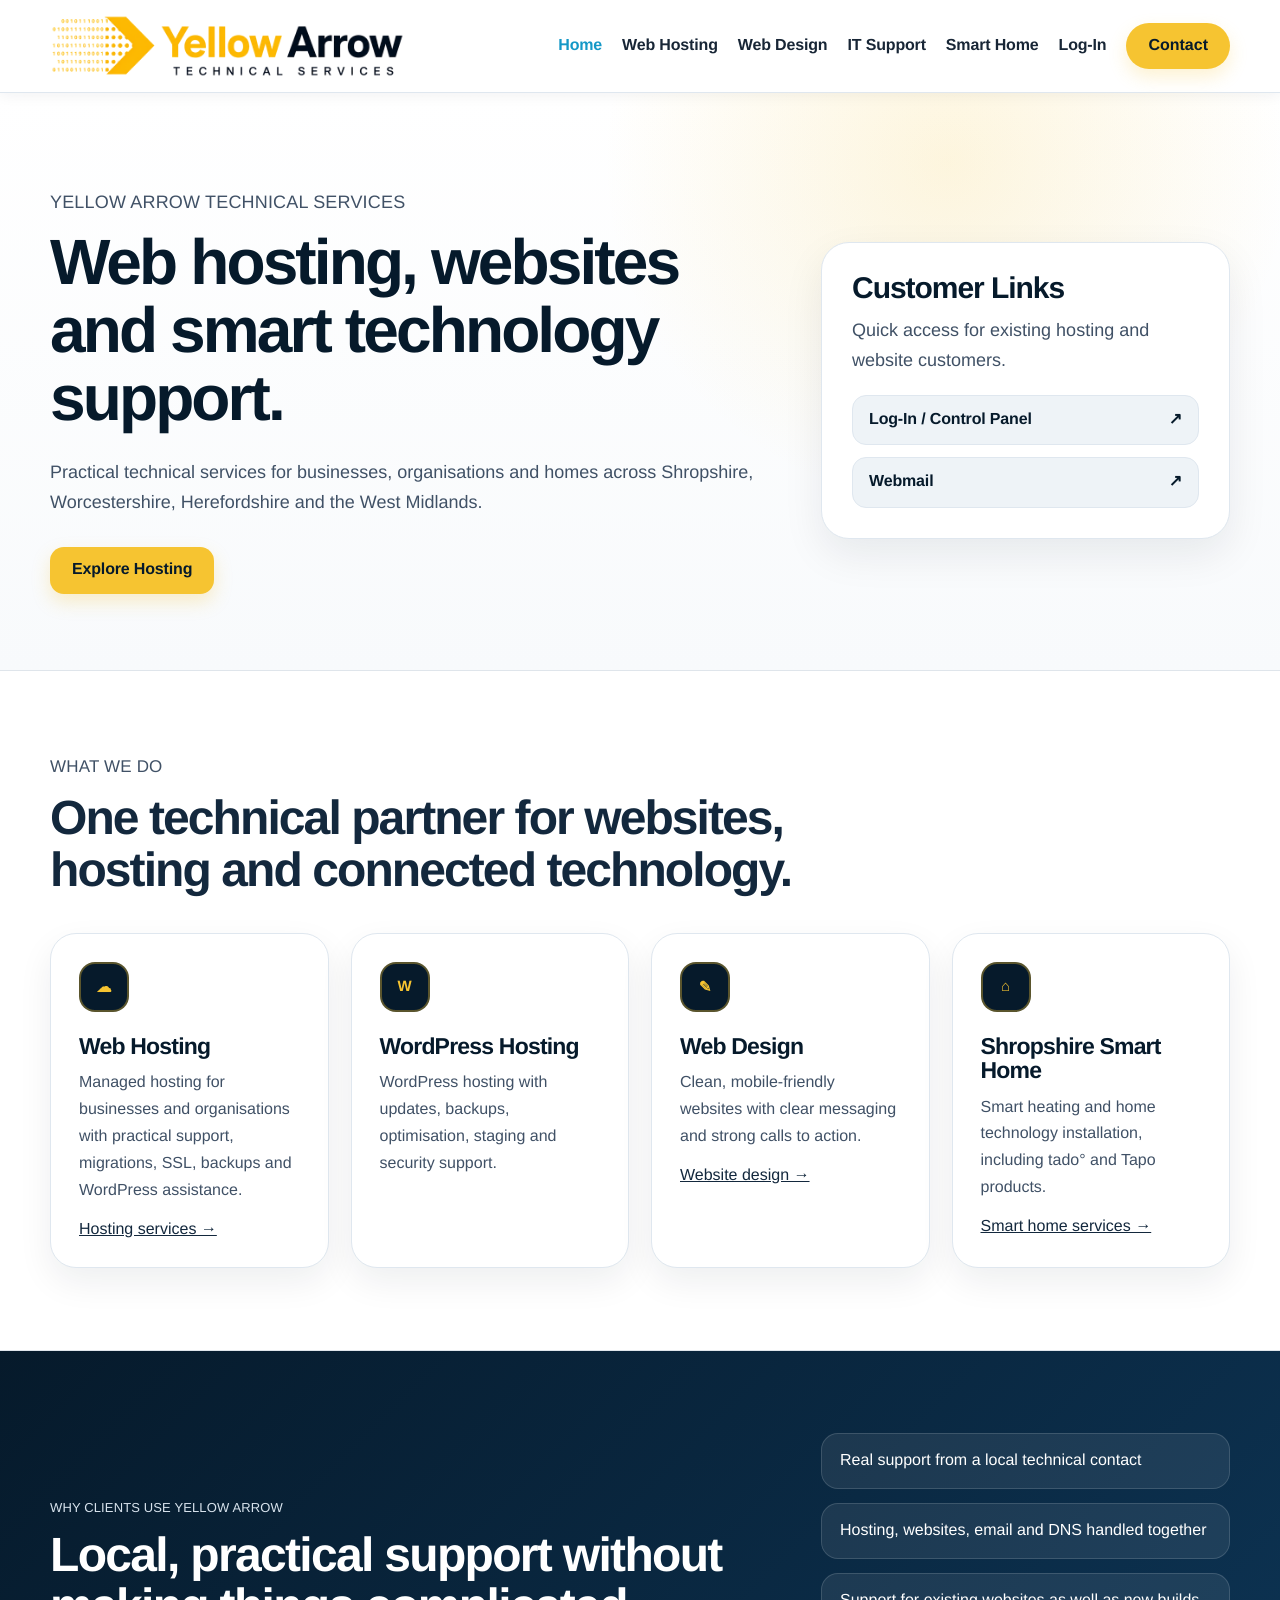
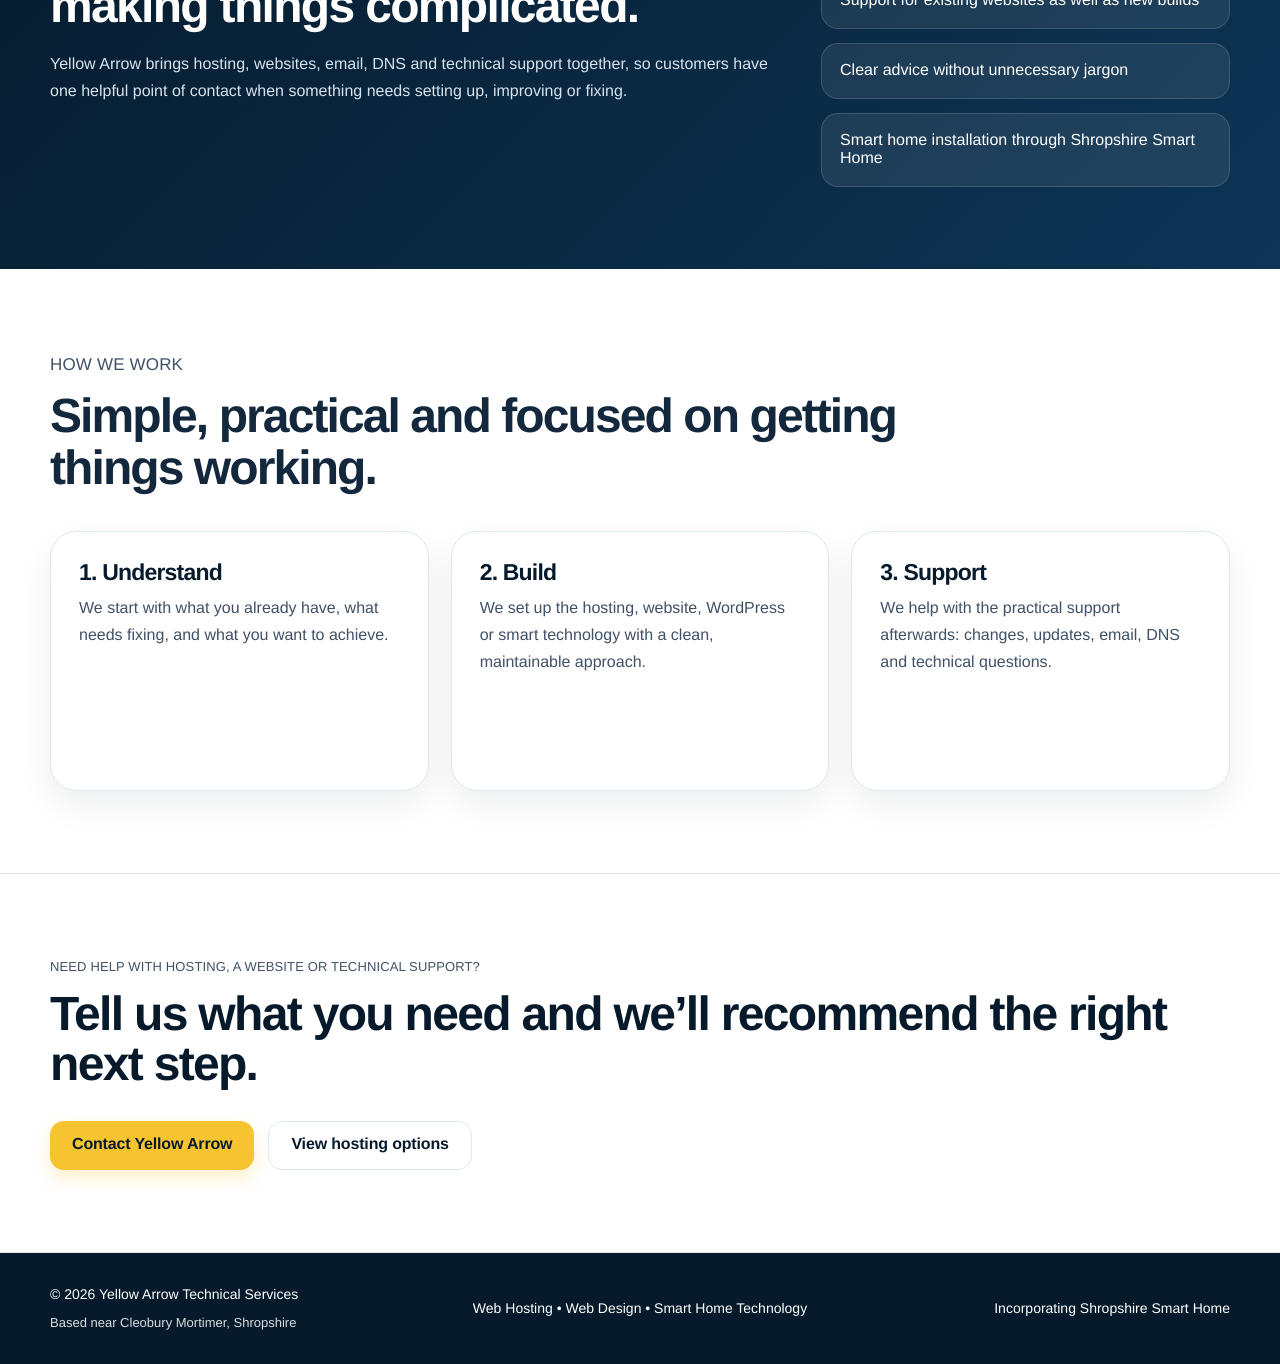
<file: index.html>
<!DOCTYPE html>
<html lang="en">
<head>
  <meta charset="UTF-8" />
  <meta name="viewport" content="width=device-width, initial-scale=1.0" />
  <title>Yellow Arrow Technical Services | Hosting, Websites and Smart Home Technology</title>
  <meta name="description" content="Web hosting, WordPress hosting, web design and smart home technology services across Shropshire and the West Midlands." />
  <meta property="og:title" content="Yellow Arrow Technical Services | Hosting, Websites and Smart Home Technology" />
  <meta property="og:description" content="Web hosting, WordPress hosting, web design and smart home technology services across Shropshire and the West Midlands." />
  <meta property="og:image" content="assets/images/og-yellow-arrow.svg" />

<link rel="stylesheet" href="assets/css/styles.css" />
  <link rel="icon" href="assets/images/favicon.svg" type="image/svg+xml">
  <link rel="shortcut icon" href="favicon.svg" type="image/svg+xml">
</head>
<body class="home-page">
  <header class="site-header">
    <div class="container nav">
      <a class="brand" href="index.html" aria-label="Yellow Arrow home">
        <img src="assets/images/yellow-arrow-logo-individual.png" alt="Yellow Arrow Technical Services" />
      </a>

      <button class="menu-toggle" type="button" aria-expanded="false" aria-label="Open menu">Menu</button>

      <nav class="main-nav" aria-label="Main navigation">
        <a href="index.html" class="active">Home</a>
        <a href="hosting.html">Web Hosting</a>
        <a href="web-design.html">Web Design</a>
        <a href="it-support.html">IT Support</a>
        <a href="smart-home.html">Smart Home</a>
<a href="https://cp.yellowarrow.co.uk" target="_blank" rel="noopener">Log-In</a>
        
        <a href="contact.html" class="nav-button">Contact</a>
      </nav>
    </div>
  </header>
  <main>
  <section class="hero">
  <div class="container hero-grid">
    <div>
      <p class="eyebrow">Yellow Arrow Technical Services</p>
      <h1>Web hosting, websites and smart technology support.</h1>
      <p class="hero-text">
        Practical technical services for businesses, organisations and homes across Shropshire,
        Worcestershire, Herefordshire and the West Midlands.
      </p>
      <div class="hero-actions">
        <a class="button button-primary" href="hosting.html">Explore Hosting</a>
        
      </div>
    </div>

    <div class="hero-card">
      <h2>Customer Links</h2>
      <p>Quick access for existing hosting and website customers.</p>
      <div class="portal-links">
        <a href="https://cp.yellowarrow.co.uk" target="_blank" rel="noopener"><span>Log-In / Control Panel</span><strong>↗</strong></a>
        <a href="https://webmail.yellowarrow.co.uk" target="_blank" rel="noopener"><span>Webmail</span><strong>↗</strong></a>
        
      </div>
    </div>
  </div>

</section>

<section class="section">
  <div class="container">
    <div class="section-heading">
      <p class="eyebrow">What we do</p>
      <h2>One technical partner for websites, hosting and connected technology.</h2>
    </div>

    <div class="service-grid">
      <article class="service-card">
        <div class="icon">☁</div>
        <h3>Web Hosting</h3>
        <p>Managed hosting for businesses and organisations with practical support, migrations, SSL, backups and WordPress assistance.</p>
        <a href="hosting.html">Hosting services →</a>
      </article>
      <article class="service-card">
        <div class="icon">W</div>
        <h3>WordPress Hosting</h3>
        <p>WordPress hosting with updates, backups, optimisation, staging and security support.</p>
</article>
      <article class="service-card">
        <div class="icon">✎</div>
        <h3>Web Design</h3>
        <p>Clean, mobile-friendly websites with clear messaging and strong calls to action.</p>
        <a href="web-design.html">Website design →</a>
      </article>
      <article class="service-card">
        <div class="icon">⌂</div>
        <h3>Shropshire Smart Home</h3>
        <p>Smart heating and home technology installation, including tado° and Tapo products.</p>
        <a href="smart-home.html">Smart home services →</a>
      </article>
    </div>
  </div>
</section>

<section class="section dark">
  <div class="container split">
    <div>
      <p class="eyebrow">Why clients use Yellow Arrow</p>
      <h2>Local, practical support without making things complicated.</h2>
      <p>
        Yellow Arrow brings hosting, websites, email, DNS and technical support together,
        so customers have one helpful point of contact when something needs setting up, improving or fixing.
      </p>
    </div>
    <div class="benefit-list">
      <div>Real support from a local technical contact</div>
      <div>Hosting, websites, email and DNS handled together</div>
      <div>Support for existing websites as well as new builds</div>
      <div>Clear advice without unnecessary jargon</div>
      <div>Smart home installation through Shropshire Smart Home</div>
    </div>
  </div>
</section>

<section class="section">
  <div class="container">
    <div class="section-heading">
      <p class="eyebrow">How we work</p>
      <h2>Simple, practical and focused on getting things working.</h2>
    </div>
    <div class="work-grid">
      <article class="work-card"><h3>1. Understand</h3><p>We start with what you already have, what needs fixing, and what you want to achieve.</p></article>
      <article class="work-card"><h3>2. Build</h3><p>We set up the hosting, website, WordPress or smart technology with a clean, maintainable approach.</p></article>
      <article class="work-card"><h3>3. Support</h3><p>We help with the practical support afterwards: changes, updates, email, DNS and technical questions.</p></article>
    </div>
  </div>
</section>

<section class="section cta-section">
  <div class="container cta-box">
    <p class="eyebrow">Need help with hosting, a website or technical support?</p>
    <h2>Tell us what you need and we’ll recommend the right next step.</h2>
    <div class="hero-actions">
      <a class="button button-primary" href="contact.html">Contact Yellow Arrow</a>
      <a class="button button-secondary" href="hosting.html">View hosting options</a>
    </div>
  </div>
</section>

  </main>
  
<footer class="site-footer">
  <div class="container footer-inner">
    <div class="footer-column footer-column-left">
      <p>© 2026 Yellow Arrow Technical Services</p>
      <p class="footer-location">Based near Cleobury Mortimer, Shropshire</p>
    </div>

    <div class="footer-column footer-column-centre">
      <p>Web Hosting • Web Design • Smart Home Technology</p>
    </div>

    <div class="footer-column footer-column-right">
      <p>Incorporating Shropshire Smart Home</p>
    </div>
  </div>
</footer>

  <script src="assets/js/main.js"></script>

</body>
</html>
</file>
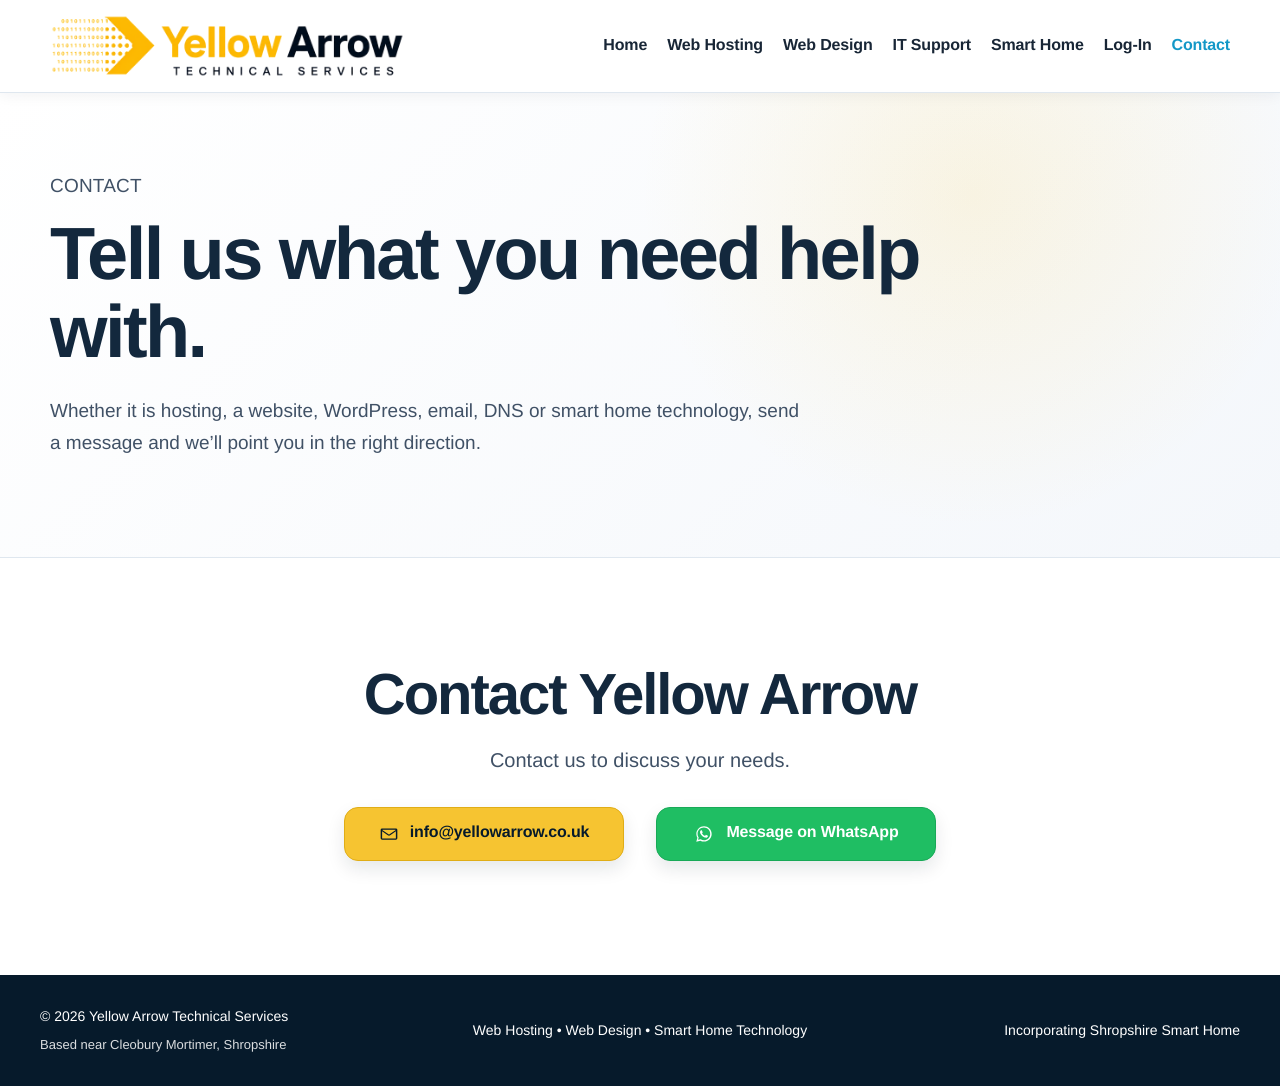
<file: contact.html>
<!DOCTYPE html>
<html lang="en">
<head>
  <meta charset="UTF-8" />
  <meta name="viewport" content="width=device-width, initial-scale=1.0" />
  <title>Contact Yellow Arrow | Hosting, Websites and Smart Technology</title>
  <meta name="description" content="Contact Yellow Arrow Technical Services about hosting, WordPress, websites or smart home technology." />
  <meta property="og:title" content="Contact Yellow Arrow | Hosting, Websites and Smart Technology" />
  <meta property="og:description" content="Contact Yellow Arrow Technical Services about hosting, WordPress, websites or smart home technology." />
  <meta property="og:image" content="assets/images/og-yellow-arrow.svg" />

<link rel="stylesheet" href="assets/css/styles.css" />
  <link rel="icon" href="assets/images/favicon.svg" type="image/svg+xml">
  <link rel="shortcut icon" href="favicon.svg" type="image/svg+xml">
</head>
<body>
  <header class="site-header">
    <div class="container nav">
      <a class="brand" href="index.html" aria-label="Yellow Arrow home">
        <img src="assets/images/yellow-arrow-logo-individual.png" alt="Yellow Arrow Technical Services" />
      </a>

      <button class="menu-toggle" type="button" aria-expanded="false" aria-label="Open menu">Menu</button>

      <nav class="main-nav" aria-label="Main navigation">
        <a href="index.html">Home</a>
        <a href="hosting.html">Web Hosting</a>
        <a href="web-design.html">Web Design</a>
        <a href="it-support.html">IT Support</a>
        <a href="smart-home.html">Smart Home</a>
<a href="https://cp.yellowarrow.co.uk" target="_blank" rel="noopener">Log-In</a>
        
        <a href="contact.html" class="active" class="nav-button">Contact</a>
      </nav>
    </div>
  </header>
  <main>
  <section class="page-hero"><div class="container"><p class="eyebrow">Contact</p><h1>Tell us what you need help with.</h1><p>Whether it is hosting, a website, WordPress, email, DNS or smart home technology, send a message and we’ll point you in the right direction.</p></div></section>

  </main>
  
  <script src="assets/js/main.js"></script>

</body>
</html>

<section class="section cta cta-before-footer">
  <div class="global-contact-cta">
    <h2>Contact Yellow Arrow</h2>
    <p>Contact us to discuss your needs.</p>

    <div class="contact-action-row">
      <a class="button contact-email-button" href="mailto:info@yellowarrow.co.uk">
        <svg class="button-icon" aria-hidden="true" viewBox="0 0 24 24" focusable="false">
          <path fill="currentColor" d="M3.75 5.25h16.5A1.75 1.75 0 0 1 22 7v10a1.75 1.75 0 0 1-1.75 1.75H3.75A1.75 1.75 0 0 1 2 17V7a1.75 1.75 0 0 1 1.75-1.75Zm.48 2.1 7.17 5.03a1.04 1.04 0 0 0 1.2 0l7.17-5.03a.25.25 0 0 0-.14-.46H4.37a.25.25 0 0 0-.14.46Zm16.02 1.45-6.8 4.77a2.54 2.54 0 0 1-2.9 0L3.75 8.8V17c0 .14.11.25.25.25h16c.14 0 .25-.11.25-.25V8.8Z"/>
        </svg>
        info@yellowarrow.co.uk
      </a>

      <a class="button whatsapp-button" href="https://wa.me/447903335070" target="_blank" rel="noopener">
        <svg class="button-icon whatsapp-svg" aria-hidden="true" viewBox="0 0 32 32" focusable="false">
          <path fill="currentColor" d="M16.02 4.8c-6.14 0-11.13 4.99-11.13 11.13 0 1.96.51 3.85 1.48 5.53L4.8 27.2l5.88-1.54a11.05 11.05 0 0 0 5.34 1.36c6.14 0 11.13-4.99 11.13-11.13S22.16 4.8 16.02 4.8Zm0 20.34c-1.72 0-3.4-.48-4.85-1.39l-.35-.22-3.49.91.93-3.4-.23-.35a9.18 9.18 0 0 1-1.42-4.76c0-5.08 4.13-9.21 9.21-9.21s9.21 4.13 9.21 9.21-4.13 9.21-9.21 9.21Zm5.05-6.9c-.28-.14-1.65-.81-1.9-.9-.26-.1-.45-.14-.64.14-.19.28-.73.9-.9 1.09-.17.19-.33.21-.61.07-.28-.14-1.18-.43-2.25-1.38-.83-.74-1.39-1.65-1.55-1.93-.16-.28-.02-.43.12-.57.13-.13.28-.33.42-.49.14-.16.19-.28.28-.47.09-.19.05-.35-.02-.49-.07-.14-.64-1.55-.88-2.12-.23-.56-.47-.48-.64-.49h-.55c-.19 0-.49.07-.75.35-.26.28-.99.97-.99 2.36s1.02 2.74 1.16 2.93c.14.19 2 3.05 4.84 4.28.68.29 1.2.46 1.61.59.68.22 1.3.19 1.79.11.55-.08 1.65-.67 1.88-1.32.23-.65.23-1.2.16-1.32-.07-.12-.26-.19-.54-.33Z"/>
        </svg>
        Message on WhatsApp
      </a>
    </div>

  </div>
</section>


<footer class="site-footer">
  <div class="container footer-inner">
    <div class="footer-column footer-column-left">
      <p>© 2026 Yellow Arrow Technical Services</p>
      <p class="footer-location">Based near Cleobury Mortimer, Shropshire</p>
    </div>

    <div class="footer-column footer-column-centre">
      <p>Web Hosting • Web Design • Smart Home Technology</p>
    </div>

    <div class="footer-column footer-column-right">
      <p>Incorporating Shropshire Smart Home</p>
    </div>
  </div>
</footer>
</file>
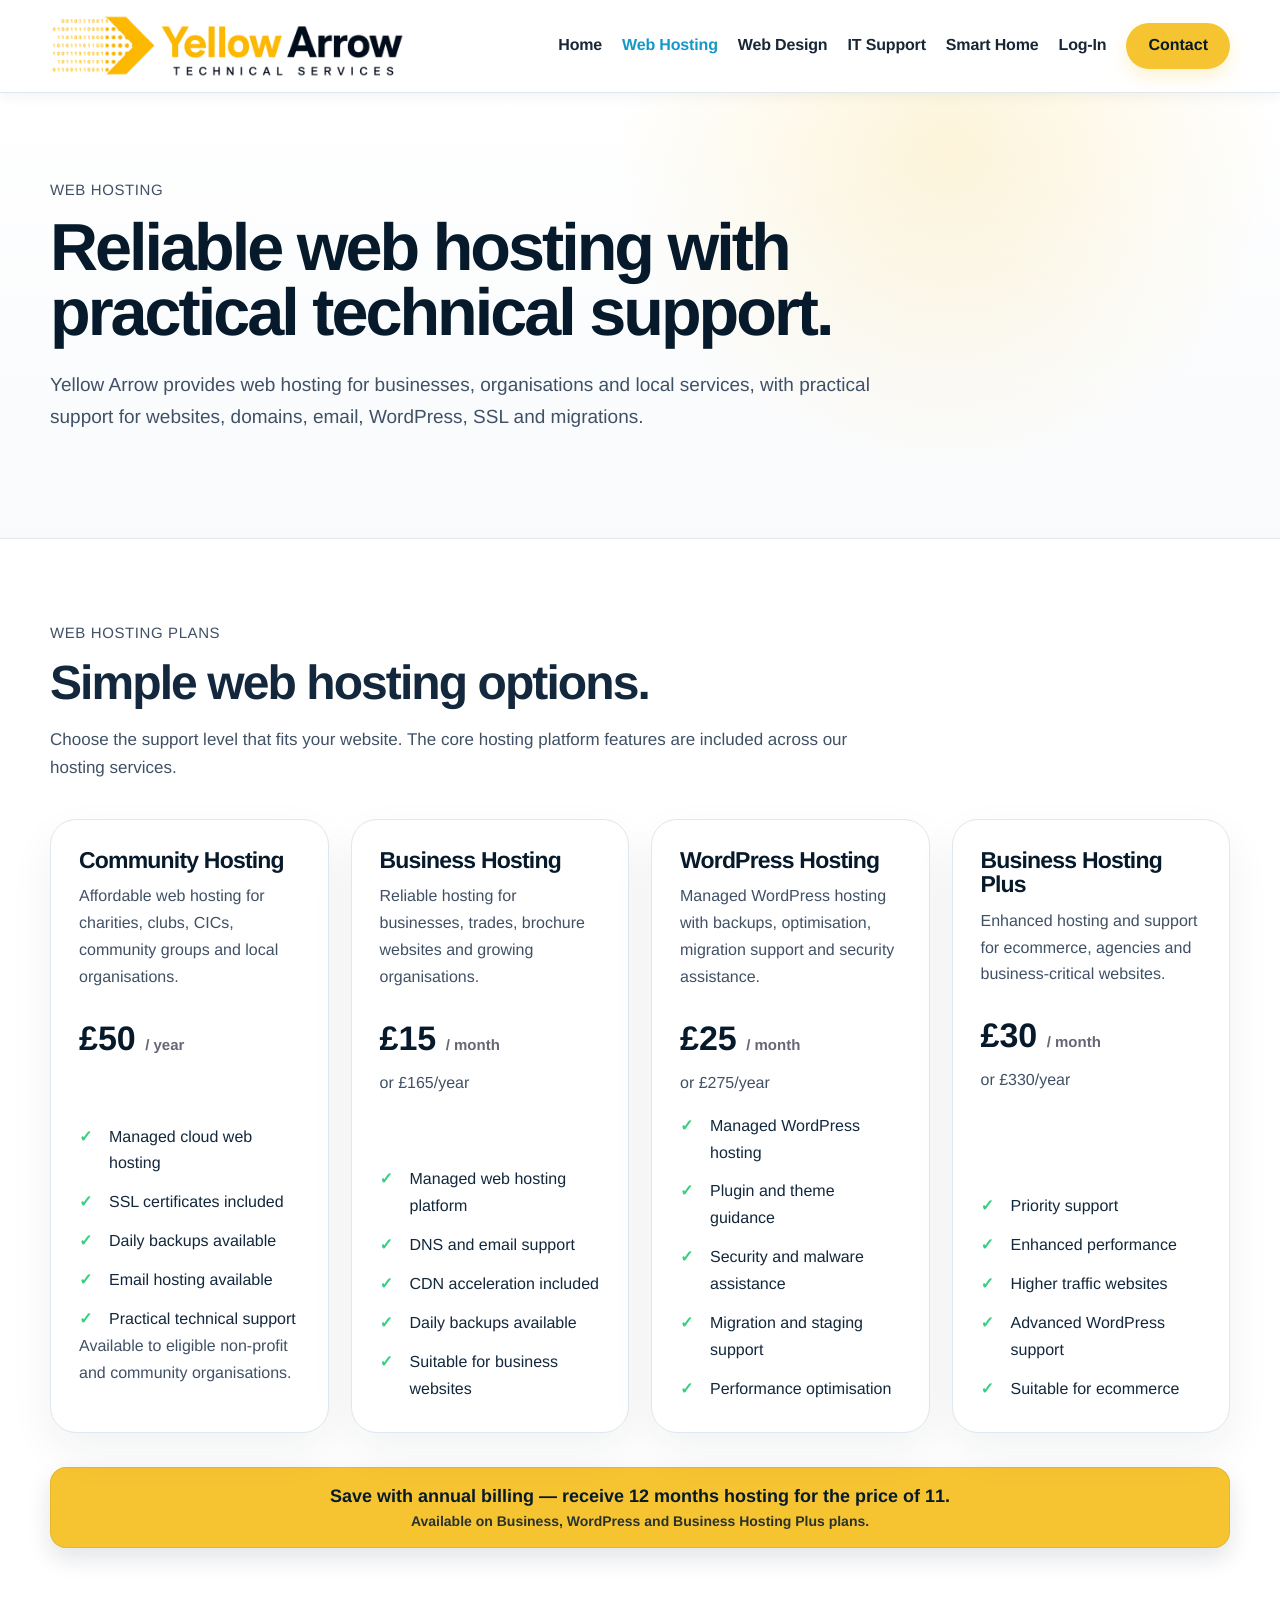
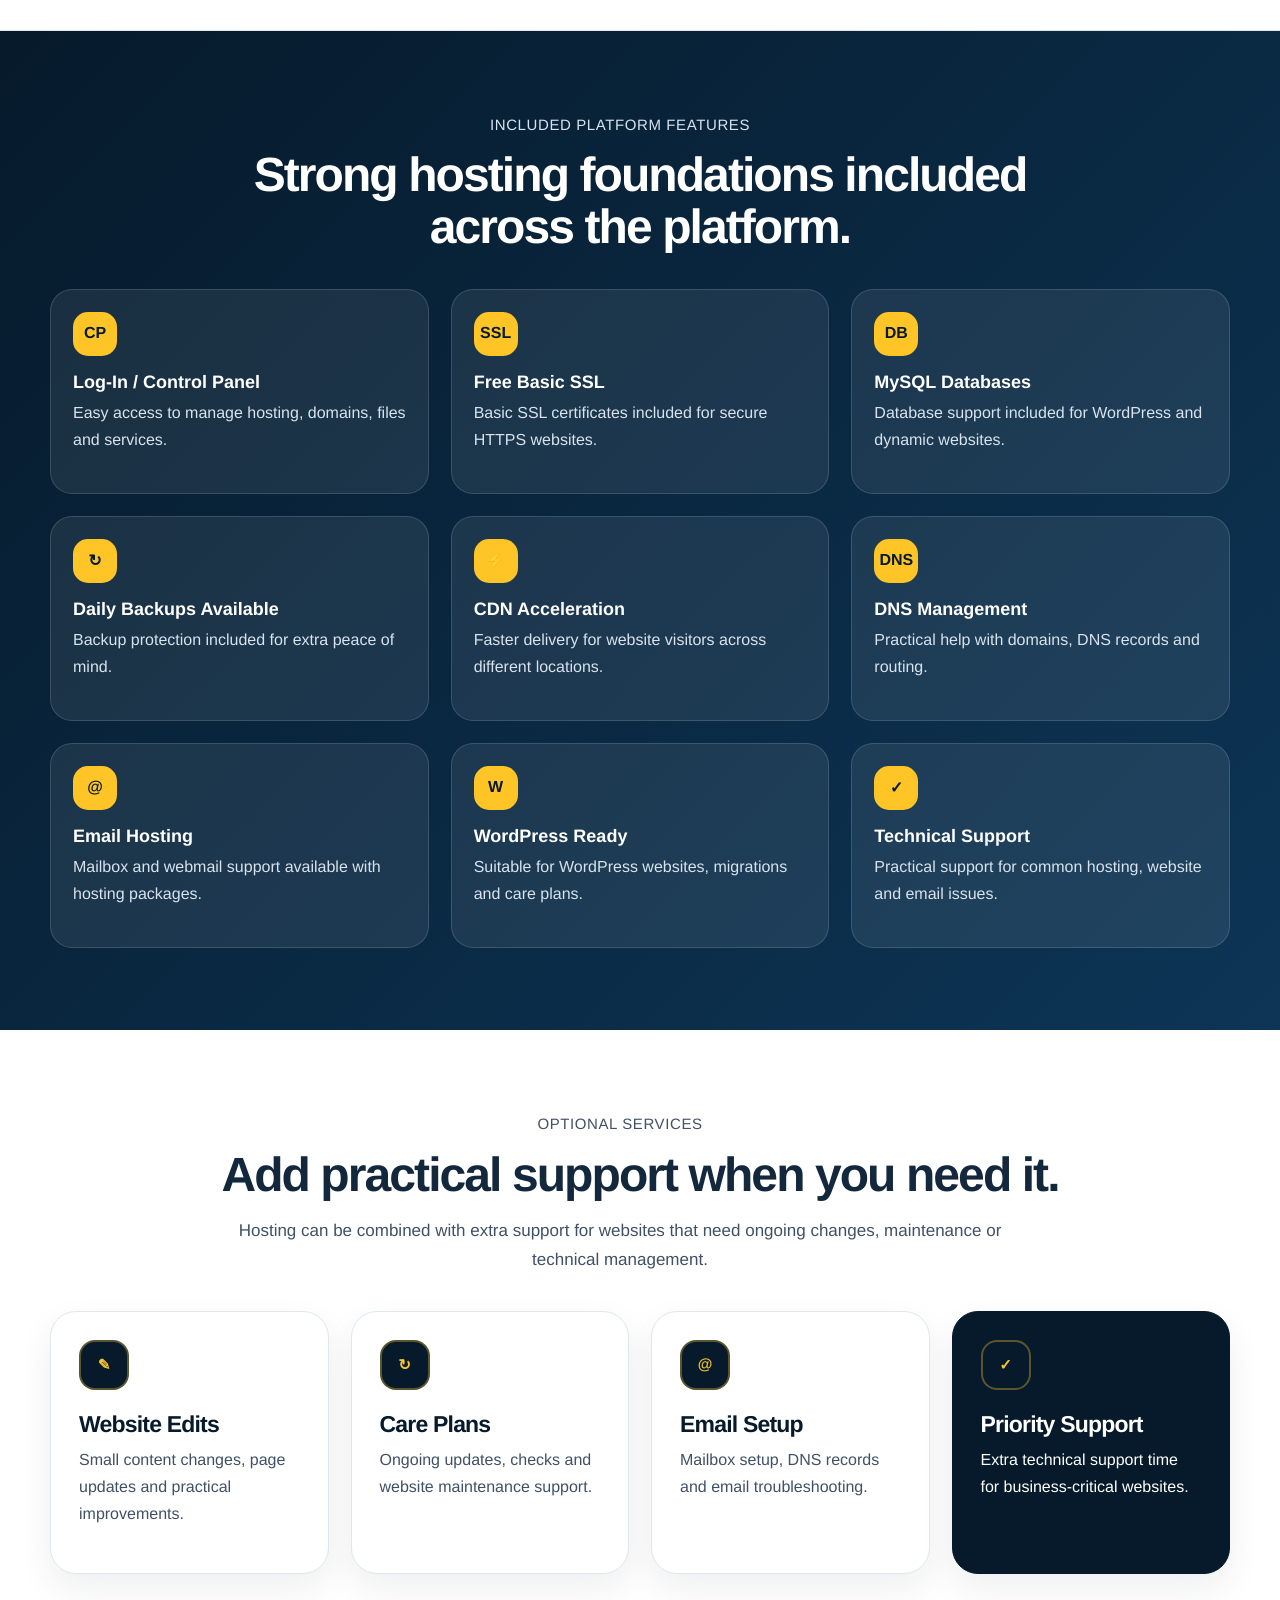
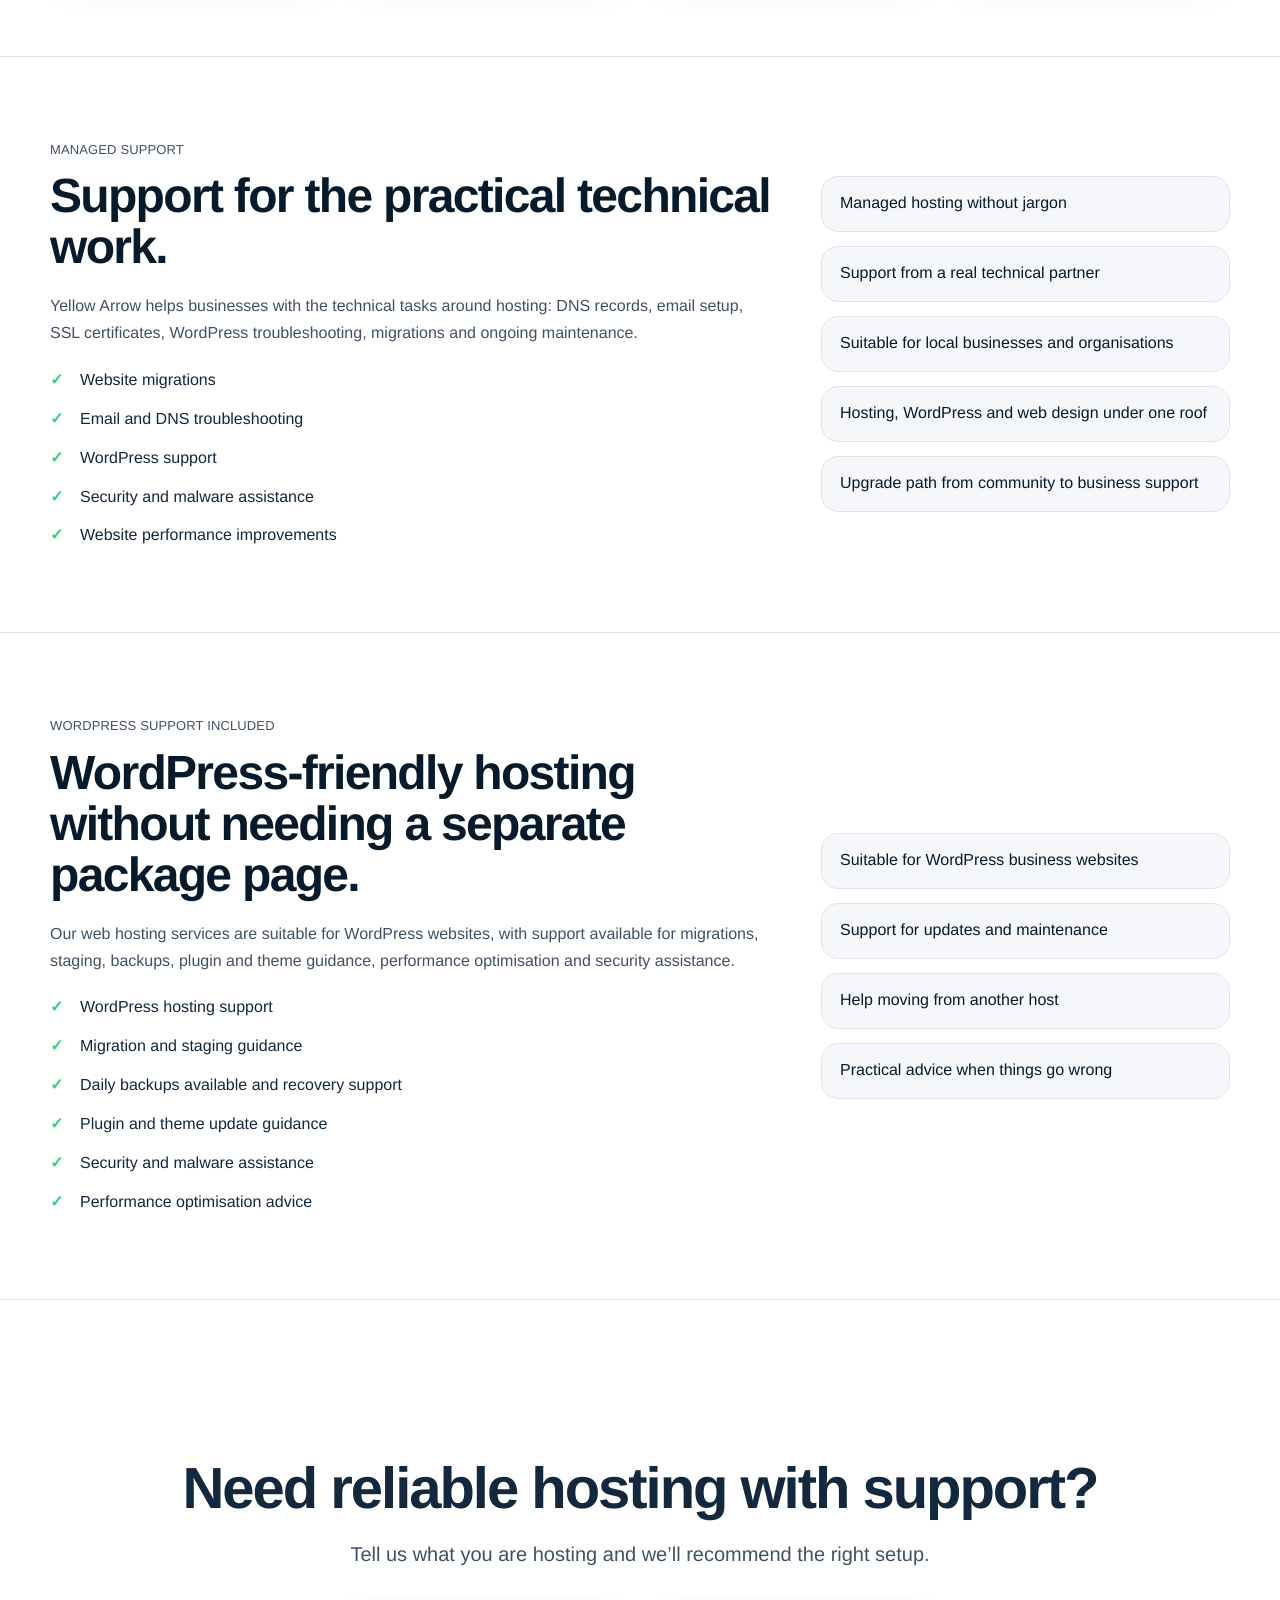
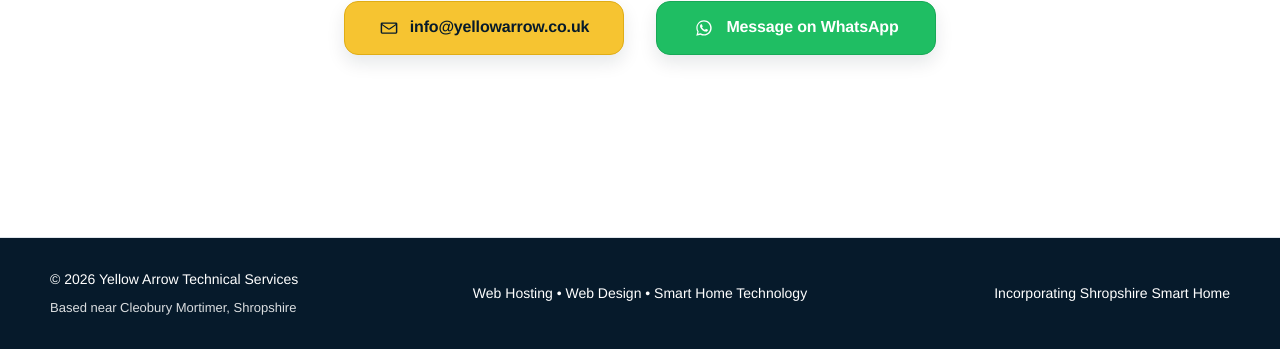
<file: hosting.html>
<!DOCTYPE html>
<html lang="en">
<head>
  <meta charset="UTF-8" />
  <meta name="viewport" content="width=device-width, initial-scale=1.0" />
  <title>Web Hosting Shropshire | Yellow Arrow Technical Services</title>
  <meta name="description" content="UK web hosting, email, domain and DNS support for businesses across Shropshire and the West Midlands." />
  <meta property="og:title" content="Web Hosting Shropshire | Yellow Arrow Technical Services" />
  <meta property="og:description" content="UK web hosting, email, domain and DNS support for businesses across Shropshire and the West Midlands." />
  <meta property="og:image" content="assets/images/og-yellow-arrow.svg" />

<link rel="stylesheet" href="assets/css/styles.css" />
  <style>
    /* Page-only contrast repair for the hosting platform features band. */
    .hosting-page .hosting-features-section {
      background: linear-gradient(135deg, #061a2b 0%, #0d3556 100%) !important;
      color: #ffffff !important;
    }
    .hosting-page .hosting-features-section h1,
    .hosting-page .hosting-features-section h2,
    .hosting-page .hosting-features-section h3,
    .hosting-page .hosting-features-section strong {
      color: #ffffff !important;
    }
    .hosting-page .hosting-features-section p,
    .hosting-page .hosting-features-section li,
    .hosting-page .hosting-features-section .eyebrow {
      color: #d8e3ed !important;
    }
    .hosting-page .hosting-features-section .feature-strip-item {
      background: rgba(255,255,255,0.08) !important;
      border-color: rgba(255,255,255,0.14) !important;
      color: #ffffff !important;
    }
  </style>

  <link rel="icon" href="assets/images/favicon.svg" type="image/svg+xml">
  <link rel="shortcut icon" href="favicon.svg" type="image/svg+xml">
</head>
<body class="hosting-page">
  <header class="site-header">
    <div class="container nav">
      <a class="brand" href="index.html" aria-label="Yellow Arrow home">
        <img src="assets/images/yellow-arrow-logo-individual.png" alt="Yellow Arrow Technical Services" />
      </a>

      <button class="menu-toggle" type="button" aria-expanded="false" aria-label="Open menu">Menu</button>

      <nav class="main-nav" aria-label="Main navigation">
        <a href="index.html">Home</a>
        <a href="hosting.html" class="active">Web Hosting</a>
        <a href="web-design.html">Web Design</a>
        <a href="it-support.html">IT Support</a>
        <a href="smart-home.html">Smart Home</a>
<a href="https://cp.yellowarrow.co.uk" target="_blank" rel="noopener">Log-In</a>
        
        <a href="contact.html" class="nav-button">Contact</a>
      </nav>
    </div>
  </header>
  <main>
  

<section class="page-hero">
  <div class="container">
    <p class="eyebrow">Web Hosting</p>
    <h1>Reliable web hosting with practical technical support.</h1>
    <p>
      Yellow Arrow provides web hosting for businesses, organisations and local services,
      with practical support for websites, domains, email, WordPress, SSL and migrations.
    </p>
  </div>
</section>

<section class="section">
  <div class="container">
    <div class="section-heading">
      <p class="eyebrow">Web Hosting Plans</p>
      <h2>Simple web hosting options.</h2>
      <p>
        Choose the support level that fits your website. The core hosting platform features are included
        across our hosting services.
      </p>
    </div>

    
<div class="price-grid hosting-plan-grid">

  <article class="price-card hosting-plan-card">
    <h3>Community Hosting</h3>

    <p>
      Affordable web hosting for charities, clubs, CICs, community groups
      and local organisations.
    </p>

    <div class="price">£50 <span>/ year</span></div>

    <ul class="tick-list">
      <li>Managed cloud web hosting</li>
      <li>SSL certificates included</li>
      <li>Daily backups available</li>
      <li>Email hosting available</li>
      <li>Practical technical support</li>
    </ul>

    <p class="hosting-note">
      Available to eligible non-profit and community organisations.
    </p>
  </article>

  <article class="price-card hosting-plan-card">
    <h3>Business Hosting</h3>

    <p>
      Reliable hosting for businesses, trades, brochure websites and growing organisations.
    </p>

    <div class="price">£15 <span>/ month</span></div>

    <p class="annual-price">or £165/year</p>

    <ul class="tick-list">
      <li>Managed web hosting platform</li>
      <li>DNS and email support</li>
      <li>CDN acceleration included</li>
      <li>Daily backups available</li>
      <li>Suitable for business websites</li>
    </ul>
  </article>

  <article class="price-card hosting-plan-card">
    <h3>WordPress Hosting</h3>

    <p>
      Managed WordPress hosting with backups, optimisation,
      migration support and security assistance.
    </p>

    <div class="price">£25 <span>/ month</span></div>

    <p class="annual-price">or £275/year</p>

    <ul class="tick-list">
      <li>Managed WordPress hosting</li>
      <li>Plugin and theme guidance</li>
      <li>Security and malware assistance</li>
      <li>Migration and staging support</li>
      <li>Performance optimisation</li>
    </ul>
  </article>

  <article class="price-card hosting-plan-card">
    <h3>Business Hosting Plus</h3>

    <p>
      Enhanced hosting and support for ecommerce,
      agencies and business-critical websites.
    </p>

    <div class="price">£30 <span>/ month</span></div>

    <p class="annual-price">or £330/year</p>

    <ul class="tick-list">
      <li>Priority support</li>
      <li>Enhanced performance</li>
      <li>Higher traffic websites</li>
      <li>Advanced WordPress support</li>
      <li>Suitable for ecommerce</li>
    </ul>
  </article>

</div>

<div class="annual-saving-banner">
  Save with annual billing — receive 12 months hosting for the price of 11.
  <span>Available on Business, WordPress and Business Hosting Plus plans.</span>
</div>
</div>
</section>

<section class="section hosting-features-section" style="background:linear-gradient(135deg,#061a2b 0%,#0d3556 100%) !important;color:#ffffff !important;border-bottom:0 !important;">
  <div class="container">
    <div class="section-heading centred-heading">
      <p class="eyebrow" style="color:#d8e3ed !important;">Included Platform Features</p>
      <h2 style="color:#ffffff !important;">Strong hosting foundations included across the platform.</h2>
    </div>

    <div class="feature-strip-grid">
      <div class="feature-strip-item" style="background:rgba(255,255,255,0.08) !important;border:1px solid rgba(255,255,255,0.14) !important;color:#ffffff !important;">
        <span style="background:#ffc425 !important;color:#061a2b !important;">CP</span>
        <strong style="color:#ffffff !important;">Log-In / Control Panel</strong>
        <p style="color:#d8e3ed !important;">Easy access to manage hosting, domains, files and services.</p>
      </div>

      <div class="feature-strip-item" style="background:rgba(255,255,255,0.08) !important;border:1px solid rgba(255,255,255,0.14) !important;color:#ffffff !important;">
        <span style="background:#ffc425 !important;color:#061a2b !important;">SSL</span>
        <strong style="color:#ffffff !important;">Free Basic SSL</strong>
        <p style="color:#d8e3ed !important;">Basic SSL certificates included for secure HTTPS websites.</p>
      </div>

      <div class="feature-strip-item" style="background:rgba(255,255,255,0.08) !important;border:1px solid rgba(255,255,255,0.14) !important;color:#ffffff !important;">
        <span style="background:#ffc425 !important;color:#061a2b !important;">DB</span>
        <strong style="color:#ffffff !important;">MySQL Databases</strong>
        <p style="color:#d8e3ed !important;">Database support included for WordPress and dynamic websites.</p>
      </div>

      <div class="feature-strip-item" style="background:rgba(255,255,255,0.08) !important;border:1px solid rgba(255,255,255,0.14) !important;color:#ffffff !important;">
        <span style="background:#ffc425 !important;color:#061a2b !important;">↻</span>
        <strong style="color:#ffffff !important;">Daily Backups Available</strong>
        <p style="color:#d8e3ed !important;">Backup protection included for extra peace of mind.</p>
      </div>

      <div class="feature-strip-item" style="background:rgba(255,255,255,0.08) !important;border:1px solid rgba(255,255,255,0.14) !important;color:#ffffff !important;">
        <span style="background:#ffc425 !important;color:#061a2b !important;">⚡</span>
        <strong style="color:#ffffff !important;">CDN Acceleration</strong>
        <p style="color:#d8e3ed !important;">Faster delivery for website visitors across different locations.</p>
      </div>

      <div class="feature-strip-item" style="background:rgba(255,255,255,0.08) !important;border:1px solid rgba(255,255,255,0.14) !important;color:#ffffff !important;">
        <span style="background:#ffc425 !important;color:#061a2b !important;">DNS</span>
        <strong style="color:#ffffff !important;">DNS Management</strong>
        <p style="color:#d8e3ed !important;">Practical help with domains, DNS records and routing.</p>
      </div>

      <div class="feature-strip-item" style="background:rgba(255,255,255,0.08) !important;border:1px solid rgba(255,255,255,0.14) !important;color:#ffffff !important;">
        <span style="background:#ffc425 !important;color:#061a2b !important;">@</span>
        <strong style="color:#ffffff !important;">Email Hosting</strong>
        <p style="color:#d8e3ed !important;">Mailbox and webmail support available with hosting packages.</p>
      </div>

      <div class="feature-strip-item" style="background:rgba(255,255,255,0.08) !important;border:1px solid rgba(255,255,255,0.14) !important;color:#ffffff !important;">
        <span style="background:#ffc425 !important;color:#061a2b !important;">W</span>
        <strong style="color:#ffffff !important;">WordPress Ready</strong>
        <p style="color:#d8e3ed !important;">Suitable for WordPress websites, migrations and care plans.</p>
      </div>

      <div class="feature-strip-item" style="background:rgba(255,255,255,0.08) !important;border:1px solid rgba(255,255,255,0.14) !important;color:#ffffff !important;">
        <span style="background:#ffc425 !important;color:#061a2b !important;">✓</span>
        <strong style="color:#ffffff !important;">Technical Support</strong>
        <p style="color:#d8e3ed !important;">Practical support for common hosting, website and email issues.</p>
      </div>
    </div>
  </div>
</section>

<section class="section hosting-addons-section">
  <div class="container">
    <div class="section-heading centred-heading">
      <p class="eyebrow">Optional Services</p>
      <h2>Add practical support when you need it.</h2>
      <p>
        Hosting can be combined with extra support for websites that need ongoing changes,
        maintenance or technical management.
      </p>
    </div>

    <div class="service-grid">
      <article class="service-card">
        <div class="icon">✎</div>
        <h3>Website Edits</h3>
        <p>Small content changes, page updates and practical improvements.</p>
      </article>

      <article class="service-card">
        <div class="icon">↻</div>
        <h3>Care Plans</h3>
        <p>Ongoing updates, checks and website maintenance support.</p>
      </article>

      <article class="service-card">
        <div class="icon">@</div>
        <h3>Email Setup</h3>
        <p>Mailbox setup, DNS records and email troubleshooting.</p>
      </article>

      <article class="service-card highlight">
        <div class="icon">✓</div>
        <h3>Priority Support</h3>
        <p>Extra technical support time for business-critical websites.</p>
      </article>
    </div>
  </div>
</section>

<section class="section">
  <div class="container split">
    <div>
      <p class="eyebrow">Managed Support</p>
      <h2>Support for the practical technical work.</h2>

      <p>
        Yellow Arrow helps businesses with the technical tasks around hosting:
        DNS records, email setup, SSL certificates, WordPress troubleshooting,
        migrations and ongoing maintenance.
      </p>

      <ul class="tick-list">
        <li>Website migrations</li>
        <li>Email and DNS troubleshooting</li>
        <li>WordPress support</li>
        <li>Security and malware assistance</li>
        <li>Website performance improvements</li>
      </ul>
    </div>

    <div class="benefit-list hosting-benefits-light">
      <div>Managed hosting without jargon</div>
      <div>Support from a real technical partner</div>
      <div>Suitable for local businesses and organisations</div>
      <div>Hosting, WordPress and web design under one roof</div>
      <div>Upgrade path from community to business support</div>
    </div>
  </div>
</section>

<section class="section wordpress-support-section">
  <div class="container split">
    <div>
      <p class="eyebrow">WordPress Support Included</p>
      <h2>WordPress-friendly hosting without needing a separate package page.</h2>
      <p>
        Our web hosting services are suitable for WordPress websites, with support available
        for migrations, staging, backups, plugin and theme guidance, performance optimisation
        and security assistance.
      </p>

      <ul class="tick-list">
        <li>WordPress hosting support</li>
        <li>Migration and staging guidance</li>
        <li>Daily backups available and recovery support</li>
        <li>Plugin and theme update guidance</li>
        <li>Security and malware assistance</li>
        <li>Performance optimisation advice</li>
      </ul>
    </div>

    <div class="benefit-list hosting-benefits-light">
      <div>Suitable for WordPress business websites</div>
      <div>Support for updates and maintenance</div>
      <div>Help moving from another host</div>
      <div>Practical advice when things go wrong</div>
    </div>
  </div>
</section>

  </main>
  
  <script src="assets/js/main.js"></script>

</body>
</html>

<section class="section cta cta-before-footer">
  <div class="global-contact-cta">
    <h2>Need reliable hosting with support?</h2>
    <p>Tell us what you are hosting and we’ll recommend the right setup.</p>

    <div class="contact-action-row">
      <a class="button contact-email-button" href="mailto:info@yellowarrow.co.uk">
        <svg class="button-icon" aria-hidden="true" viewBox="0 0 24 24" focusable="false">
          <path fill="currentColor" d="M3.75 5.25h16.5A1.75 1.75 0 0 1 22 7v10a1.75 1.75 0 0 1-1.75 1.75H3.75A1.75 1.75 0 0 1 2 17V7a1.75 1.75 0 0 1 1.75-1.75Zm.48 2.1 7.17 5.03a1.04 1.04 0 0 0 1.2 0l7.17-5.03a.25.25 0 0 0-.14-.46H4.37a.25.25 0 0 0-.14.46Zm16.02 1.45-6.8 4.77a2.54 2.54 0 0 1-2.9 0L3.75 8.8V17c0 .14.11.25.25.25h16c.14 0 .25-.11.25-.25V8.8Z"/>
        </svg>
        info@yellowarrow.co.uk
      </a>

      <a class="button whatsapp-button" href="https://wa.me/447903335070" target="_blank" rel="noopener">
        <svg class="button-icon whatsapp-svg" aria-hidden="true" viewBox="0 0 32 32" focusable="false">
          <path fill="currentColor" d="M16.02 4.8c-6.14 0-11.13 4.99-11.13 11.13 0 1.96.51 3.85 1.48 5.53L4.8 27.2l5.88-1.54a11.05 11.05 0 0 0 5.34 1.36c6.14 0 11.13-4.99 11.13-11.13S22.16 4.8 16.02 4.8Zm0 20.34c-1.72 0-3.4-.48-4.85-1.39l-.35-.22-3.49.91.93-3.4-.23-.35a9.18 9.18 0 0 1-1.42-4.76c0-5.08 4.13-9.21 9.21-9.21s9.21 4.13 9.21 9.21-4.13 9.21-9.21 9.21Zm5.05-6.9c-.28-.14-1.65-.81-1.9-.9-.26-.1-.45-.14-.64.14-.19.28-.73.9-.9 1.09-.17.19-.33.21-.61.07-.28-.14-1.18-.43-2.25-1.38-.83-.74-1.39-1.65-1.55-1.93-.16-.28-.02-.43.12-.57.13-.13.28-.33.42-.49.14-.16.19-.28.28-.47.09-.19.05-.35-.02-.49-.07-.14-.64-1.55-.88-2.12-.23-.56-.47-.48-.64-.49h-.55c-.19 0-.49.07-.75.35-.26.28-.99.97-.99 2.36s1.02 2.74 1.16 2.93c.14.19 2 3.05 4.84 4.28.68.29 1.2.46 1.61.59.68.22 1.3.19 1.79.11.55-.08 1.65-.67 1.88-1.32.23-.65.23-1.2.16-1.32-.07-.12-.26-.19-.54-.33Z"/>
        </svg>
        Message on WhatsApp
      </a>
    </div>

  </div>
</section>


<footer class="site-footer">
  <div class="container footer-inner">
    <div class="footer-column footer-column-left">
      <p>© 2026 Yellow Arrow Technical Services</p>
      <p class="footer-location">Based near Cleobury Mortimer, Shropshire</p>
    </div>

    <div class="footer-column footer-column-centre">
      <p>Web Hosting • Web Design • Smart Home Technology</p>
    </div>

    <div class="footer-column footer-column-right">
      <p>Incorporating Shropshire Smart Home</p>
    </div>
  </div>
</footer>
</file>
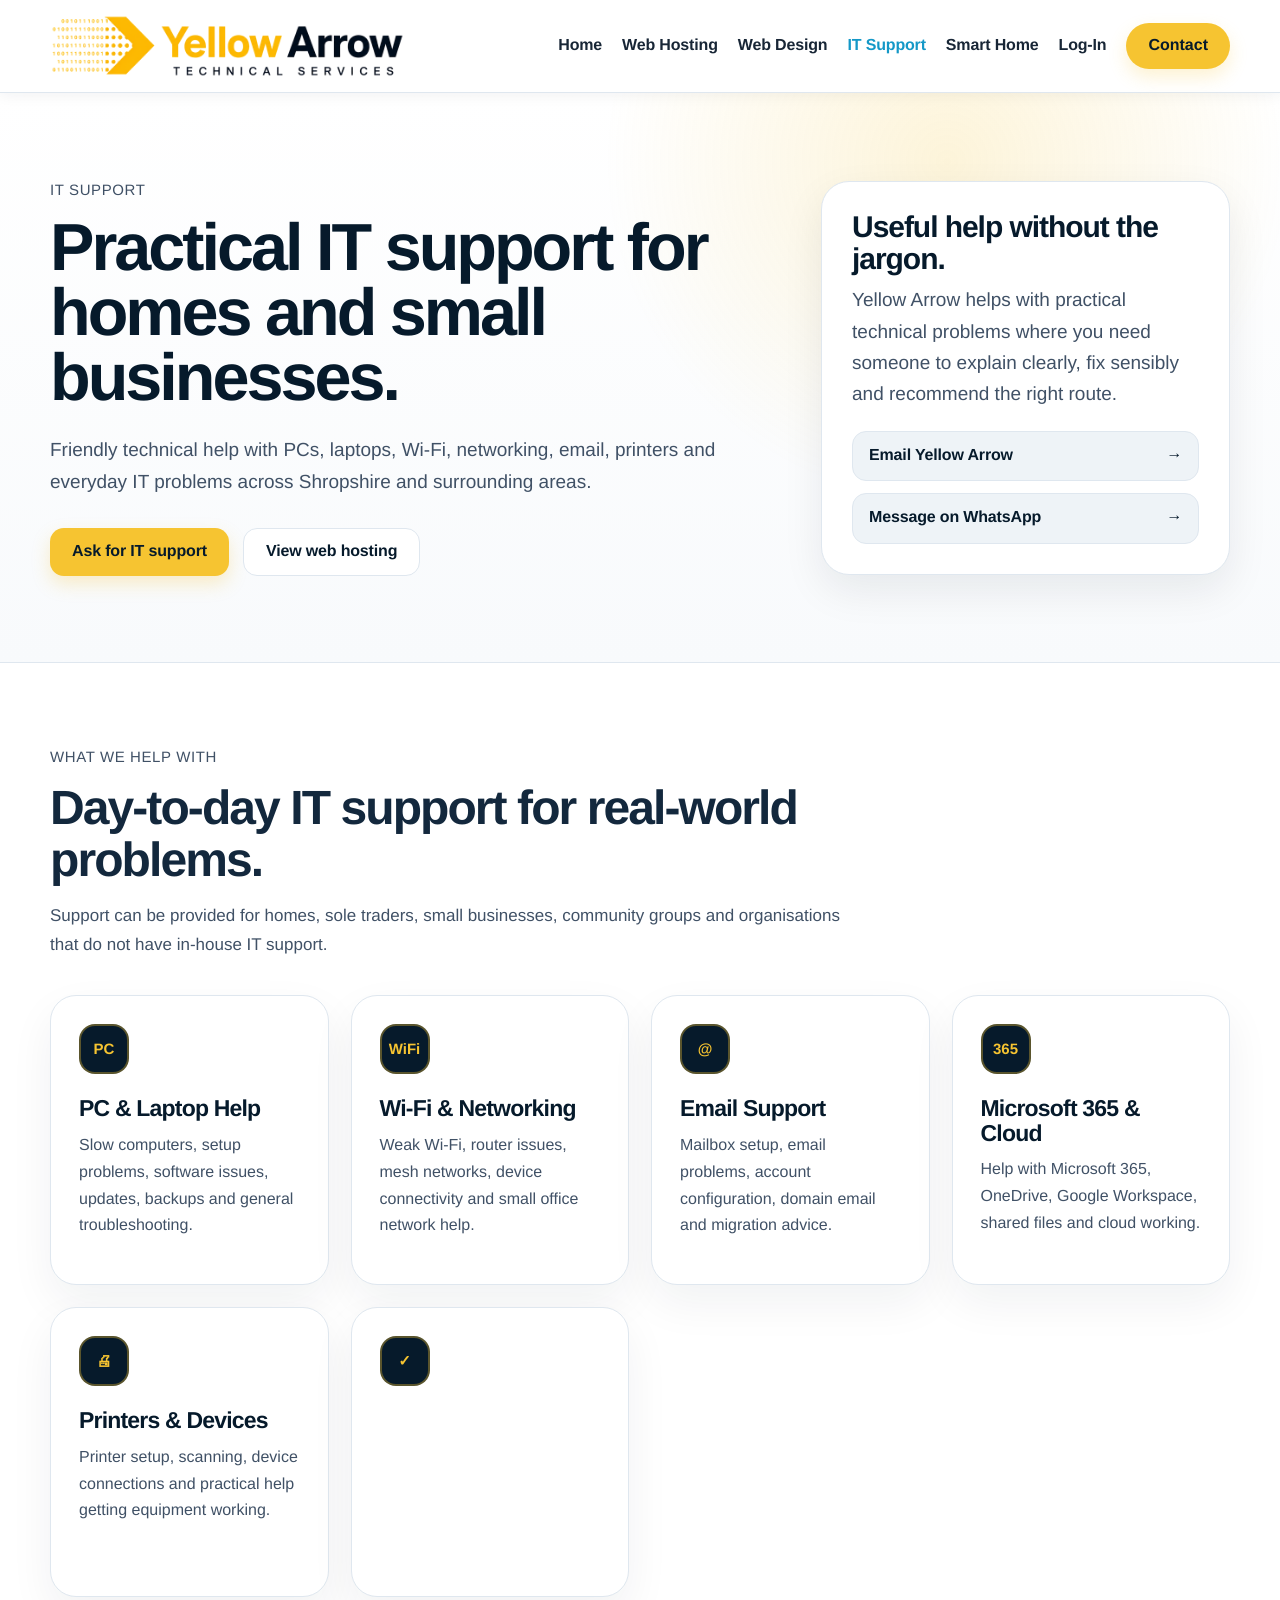
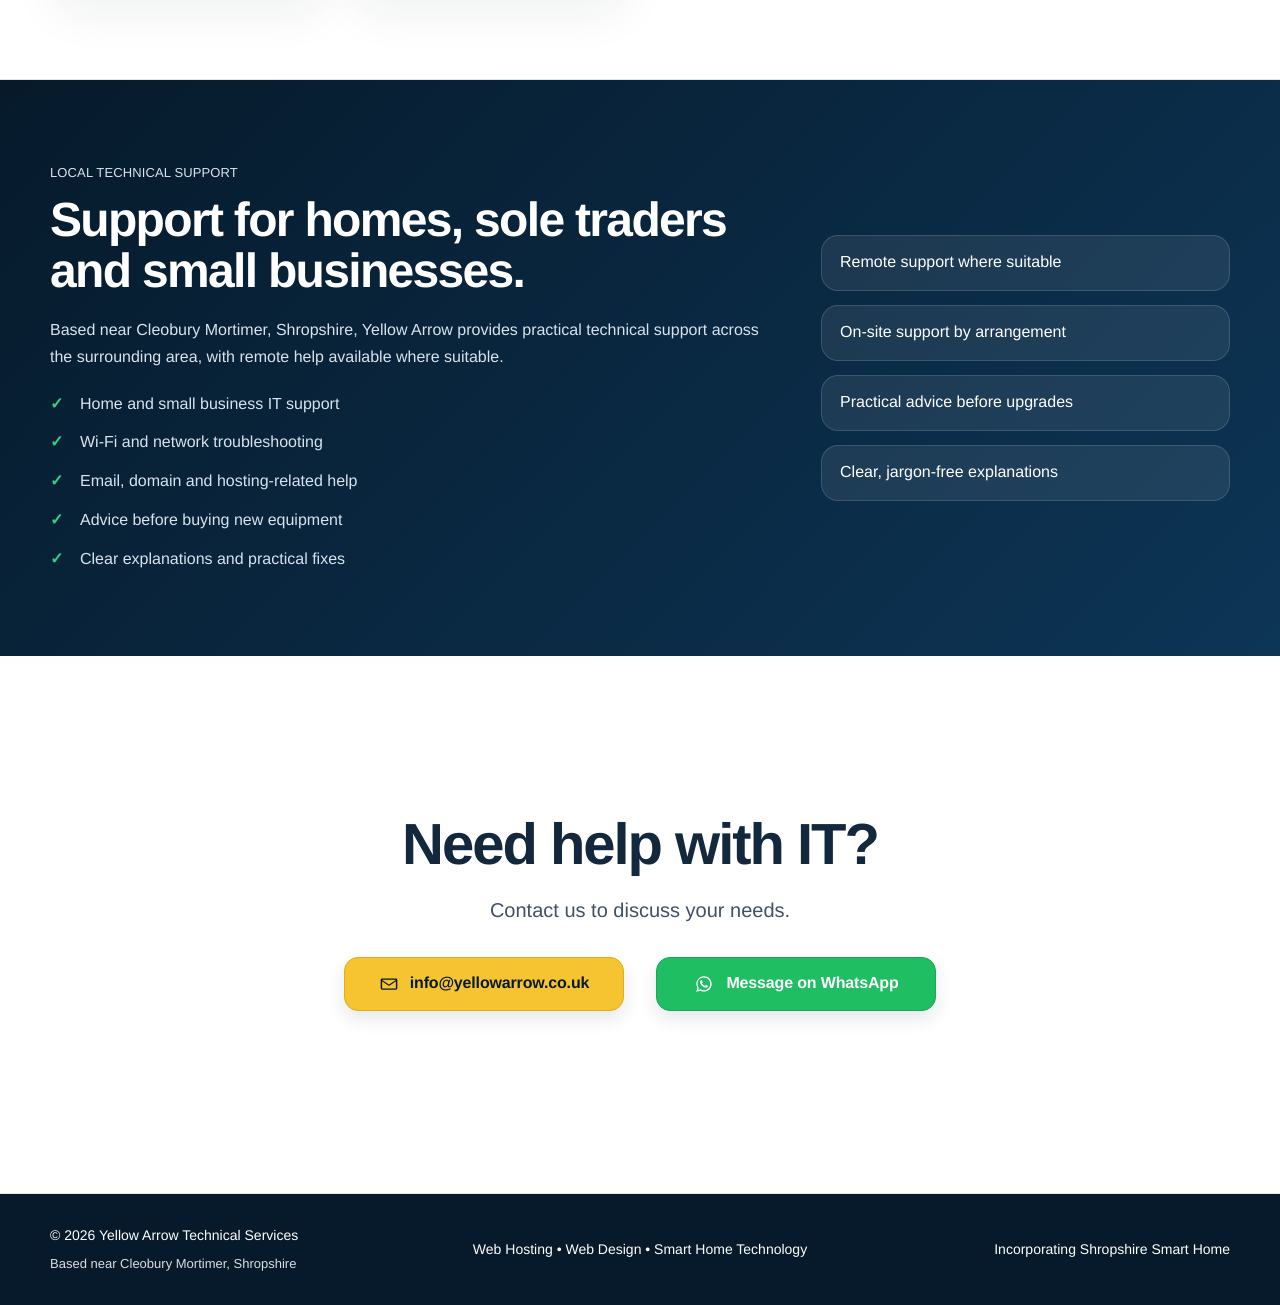
<file: it-support.html>
<!DOCTYPE html>
<html lang="en">
<head>
  <meta charset="UTF-8" />
  <meta name="viewport" content="width=device-width, initial-scale=1.0" />
  <title>IT Support in Shropshire | Yellow Arrow Technical Services</title>
  <meta name="description" content="Practical IT support for homes, sole traders and small businesses near Cleobury Mortimer, Shropshire. Help with PCs, laptops, Wi-Fi, networking, email, printers and day-to-day technical issues." />
  <link rel="stylesheet" href="assets/css/styles.css" />
  <link rel="icon" href="assets/images/favicon.svg" type="image/svg+xml">
  <link rel="shortcut icon" href="favicon.svg" type="image/svg+xml">
</head>

<body class="it-support-page">
  <header class="site-header">
    <div class="container nav">
      <a class="brand" href="index.html" aria-label="Yellow Arrow home">
        <img src="assets/images/yellow-arrow-logo-individual.png" alt="Yellow Arrow Technical Services" />
      </a>

      <button class="menu-toggle" type="button" aria-expanded="false" aria-label="Open menu">Menu</button>

      <nav class="main-nav" aria-label="Main navigation">
        <a href="index.html">Home</a>
        <a href="hosting.html">Web Hosting</a>
        <a href="web-design.html">Web Design</a>
        <a href="it-support.html" class="active">IT Support</a>
        <a href="smart-home.html">Smart Home</a>
<a href="https://cp.yellowarrow.co.uk" target="_blank" rel="noopener">Log-In</a>
        
        <a href="contact.html" class="nav-button">Contact</a>
      </nav>
    </div>
  </header>

  <main>
    <section class="page-hero">
      <div class="container split">
        <div>
          <p class="eyebrow">IT Support</p>
          <h1>Practical IT support for homes and small businesses.</h1>
          <p>
            Friendly technical help with PCs, laptops, Wi-Fi, networking, email,
            printers and everyday IT problems across Shropshire and surrounding areas.
          </p>

          <div class="hero-actions">
            <a class="button button-primary" href="contact.html">Ask for IT support</a>
            <a class="button button-secondary" href="hosting.html">View web hosting</a>
          </div>
        </div>

        <div class="hero-card">
          <h2>Useful help without the jargon.</h2>
          <p>
            Yellow Arrow helps with practical technical problems where you need
            someone to explain clearly, fix sensibly and recommend the right route.
          </p>

          <div class="portal-links">
            <a href="mailto:info@yellowarrow.co.uk">Email Yellow Arrow <span>→</span></a>
            <a href="https://wa.me/447903335070" target="_blank" rel="noopener">Message on WhatsApp <span>→</span></a>
          </div>
        </div>
      </div>
    </section>

    <section class="section">
      <div class="container">
        <div class="section-heading">
          <p class="eyebrow">What we help with</p>
          <h2>Day-to-day IT support for real-world problems.</h2>
          <p>
            Support can be provided for homes, sole traders, small businesses,
            community groups and organisations that do not have in-house IT support.
          </p>
        </div>

        <div class="service-grid">
          <article class="service-card">
            <div class="icon">PC</div>
            <h3>PC & Laptop Help</h3>
            <p>Slow computers, setup problems, software issues, updates, backups and general troubleshooting.</p>
          </article>

          <article class="service-card">
            <div class="icon">WiFi</div>
            <h3>Wi-Fi & Networking</h3>
            <p>Weak Wi-Fi, router issues, mesh networks, device connectivity and small office network help.</p>
          </article>

          <article class="service-card">
            <div class="icon">@</div>
            <h3>Email Support</h3>
            <p>Mailbox setup, email problems, account configuration, domain email and migration advice.</p>
          </article>

          <article class="service-card">
            <div class="icon">365</div>
            <h3>Microsoft 365 & Cloud</h3>
            <p>Help with Microsoft 365, OneDrive, Google Workspace, shared files and cloud working.</p>
          </article>

          <article class="service-card">
            <div class="icon">🖨</div>
            <h3>Printers & Devices</h3>
            <p>Printer setup, scanning, device connections and practical help getting equipment working.</p>
          </article>

          <article class="service-card highlight">
            <div class="icon">✓</div>
            <h3>Small Business IT</h3>
            <p>Practical support for small businesses that need reliable help without a full managed IT contract.</p>
          </article>
        </div>
      </div>
    </section>

    <section class="section dark">
      <div class="container split">
        <div>
          <p class="eyebrow">Local Technical Support</p>
          <h2>Support for homes, sole traders and small businesses.</h2>
          <p>
            Based near Cleobury Mortimer, Shropshire, Yellow Arrow provides
            practical technical support across the surrounding area, with remote
            help available where suitable.
          </p>

          <ul class="tick-list">
            <li>Home and small business IT support</li>
            <li>Wi-Fi and network troubleshooting</li>
            <li>Email, domain and hosting-related help</li>
            <li>Advice before buying new equipment</li>
            <li>Clear explanations and practical fixes</li>
          </ul>
        </div>

        <div class="benefit-list">
          <div>Remote support where suitable</div>
          <div>On-site support by arrangement</div>
          <div>Practical advice before upgrades</div>
          <div>Clear, jargon-free explanations</div>
        </div>
      </div>
    </section>

    <section class="section cta cta-before-footer">
      <div class="global-contact-cta">
        <h2>Need help with IT?</h2>
        <p>Contact us to discuss your needs.</p>

        <div class="contact-action-row">
          <a class="button contact-email-button" href="mailto:info@yellowarrow.co.uk">
            <svg class="button-icon" aria-hidden="true" viewBox="0 0 24 24" focusable="false">
              <path fill="currentColor" d="M3.75 5.25h16.5A1.75 1.75 0 0 1 22 7v10a1.75 1.75 0 0 1-1.75 1.75H3.75A1.75 1.75 0 0 1 2 17V7a1.75 1.75 0 0 1 1.75-1.75Zm.48 2.1 7.17 5.03a1.04 1.04 0 0 0 1.2 0l7.17-5.03a.25.25 0 0 0-.14-.46H4.37a.25.25 0 0 0-.14.46Zm16.02 1.45-6.8 4.77a2.54 2.54 0 0 1-2.9 0L3.75 8.8V17c0 .14.11.25.25.25h16c.14 0 .25-.11.25-.25V8.8Z"/>
            </svg>
            info@yellowarrow.co.uk
          </a>

          <a class="button whatsapp-button" href="https://wa.me/447903335070" target="_blank" rel="noopener">
            <svg class="button-icon whatsapp-svg" aria-hidden="true" viewBox="0 0 32 32" focusable="false">
              <path fill="currentColor" d="M16.02 4.8c-6.14 0-11.13 4.99-11.13 11.13 0 1.96.51 3.85 1.48 5.53L4.8 27.2l5.88-1.54a11.05 11.05 0 0 0 5.34 1.36c6.14 0 11.13-4.99 11.13-11.13S22.16 4.8 16.02 4.8Zm0 20.34c-1.72 0-3.4-.48-4.85-1.39l-.35-.22-3.49.91.93-3.4-.23-.35a9.18 9.18 0 0 1-1.42-4.76c0-5.08 4.13-9.21 9.21-9.21s9.21 4.13 9.21 9.21-4.13 9.21-9.21 9.21Zm5.05-6.9c-.28-.14-1.65-.81-1.9-.9-.26-.1-.45-.14-.64.14-.19.28-.73.9-.9 1.09-.17.19-.33.21-.61.07-.28-.14-1.18-.43-2.25-1.38-.83-.74-1.39-1.65-1.55-1.93-.16-.28-.02-.43.12-.57.13-.13.28-.33.42-.49.14-.16.19-.28.28-.47.09-.19.05-.35-.02-.49-.07-.14-.64-1.55-.88-2.12-.23-.56-.47-.48-.64-.49h-.55c-.19 0-.49.07-.75.35-.26.28-.99.97-.99 2.36s1.02 2.74 1.16 2.93c.14.19 2 3.05 4.84 4.28.68.29 1.2.46 1.61.59.68.22 1.3.19 1.79.11.55-.08 1.65-.67 1.88-1.32.23-.65.23-1.2.16-1.32-.07-.12-.26-.19-.54-.33Z"/>
            </svg>
            Message on WhatsApp
          </a>
        </div>
      </div>
    </section>
  </main>

  <footer class="site-footer">
  <div class="container footer-inner">
    <div class="footer-column footer-column-left">
      <p>© 2026 Yellow Arrow Technical Services</p>
      <p class="footer-location">Based near Cleobury Mortimer, Shropshire</p>
    </div>

    <div class="footer-column footer-column-centre">
      <p>Web Hosting • Web Design • Smart Home Technology</p>
    </div>

    <div class="footer-column footer-column-right">
      <p>Incorporating Shropshire Smart Home</p>
    </div>
  </div>
</footer>

  <script src="assets/js/main.js"></script>
</body>
</html>
</file>
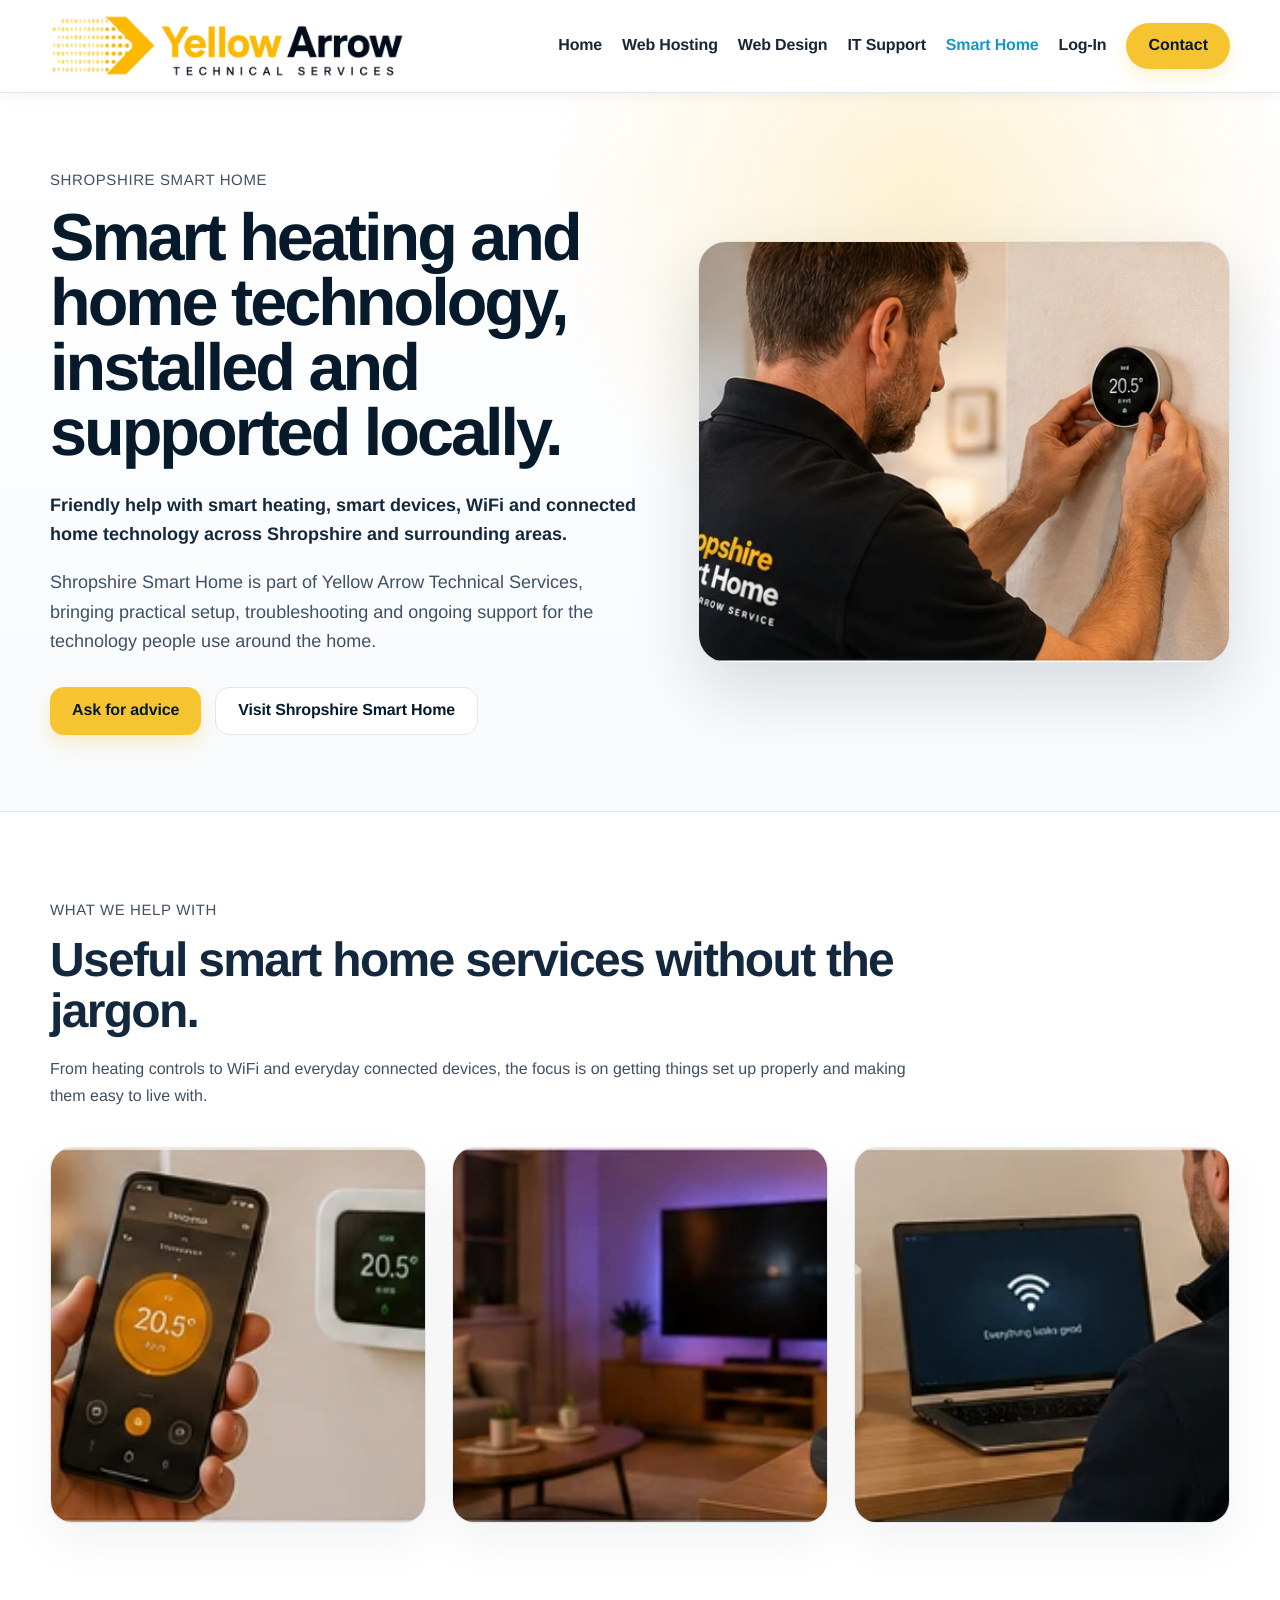
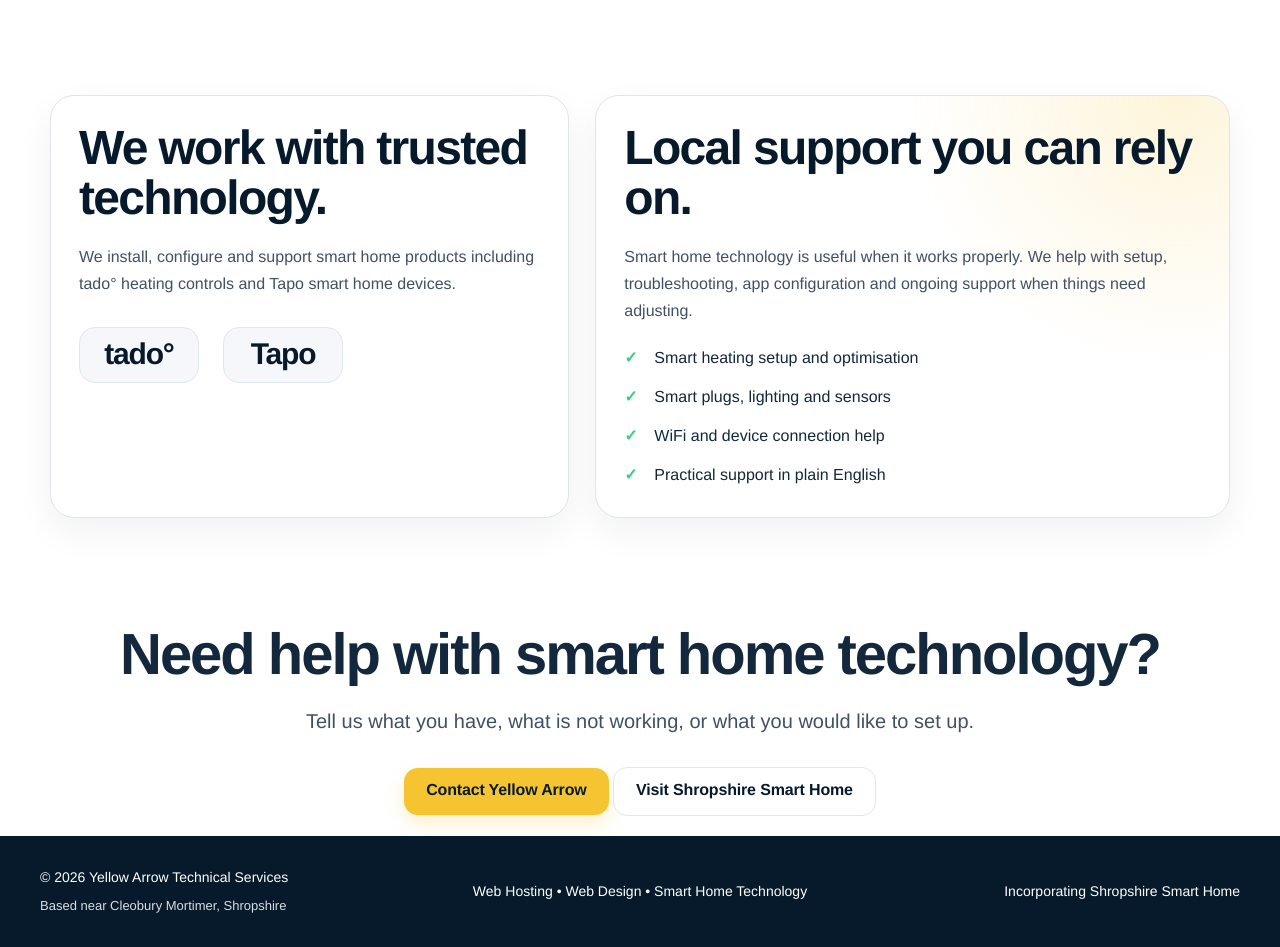
<file: smart-home.html>
<!DOCTYPE html>
<html lang="en">
<head>
  <meta charset="UTF-8" />
  <meta name="viewport" content="width=device-width, initial-scale=1.0" />
  <title>Smart Home Installation | Yellow Arrow and Shropshire Smart Home</title>
  <meta name="description" content="Friendly smart heating, smart home device and WiFi setup support through Shropshire Smart Home, part of Yellow Arrow Technical Services." />
  <meta property="og:title" content="Smart Home Installation | Yellow Arrow and Shropshire Smart Home" />
  <meta property="og:description" content="Smart heating, smart home devices and home technology setup with practical local support." />
  <meta property="og:image" content="assets/images/og-yellow-arrow.svg" />
  <link rel="stylesheet" href="assets/css/styles.css" />
  <link rel="icon" href="assets/images/favicon.svg" type="image/svg+xml">
  <link rel="shortcut icon" href="favicon.svg" type="image/svg+xml">
</head>
<body class="smart-home-page">
  <header class="site-header">
    <div class="container nav">
      <a class="brand" href="index.html" aria-label="Yellow Arrow home">
        <img src="assets/images/yellow-arrow-logo-individual.png" alt="Yellow Arrow Technical Services" />
      </a>

      <button class="menu-toggle" type="button" aria-expanded="false" aria-label="Open menu">Menu</button>

      <nav class="main-nav" aria-label="Main navigation">
        <a href="index.html">Home</a>
        <a href="hosting.html">Web Hosting</a>
        <a href="web-design.html">Web Design</a>
        <a href="it-support.html">IT Support</a>
        <a href="smart-home.html" class="active">Smart Home</a>
        <a href="https://cp.yellowarrow.co.uk" target="_blank" rel="noopener">Log-In</a>
        <a href="contact.html" class="nav-button">Contact</a>
      </nav>
    </div>
  </header>

  <main>
    <section class="page-hero smart-home-hero">
      <div class="container smart-home-hero-grid">
        <div class="smart-home-hero-copy">
          <p class="eyebrow">Shropshire Smart Home</p>
          <h1>Smart heating and home technology, installed and supported locally.</h1>
          <p class="lead">Friendly help with smart heating, smart devices, WiFi and connected home technology across Shropshire and surrounding areas.</p>
          <p>Shropshire Smart Home is part of Yellow Arrow Technical Services, bringing practical setup, troubleshooting and ongoing support for the technology people use around the home.</p>
          <div class="hero-actions">
            <a class="button button-primary" href="contact.html">Ask for advice</a>
            <a class="button button-secondary" href="https://www.shropshiresmarthome.co.uk" target="_blank" rel="noopener">Visit Shropshire Smart Home</a>
          </div>
        </div>
        <figure class="smart-home-hero-image">
          <img src="assets/images/smart-home/hero-installation.webp" alt="Shropshire Smart Home installer setting up a smart thermostat" />
        </figure>
      </div>
    </section>

    <section class="section smart-home-services-section">
      <div class="container">
        <div class="section-heading">
          <p class="eyebrow">What we help with</p>
          <h2>Useful smart home services without the jargon.</h2>
          <p>From heating controls to WiFi and everyday connected devices, the focus is on getting things set up properly and making them easy to live with.</p>
        </div>

        <div class="smart-home-image-grid">
          <article class="smart-home-image-card">
            <img src="assets/images/smart-home/smart-heating.webp" alt="Smart heating app and thermostat installed in a home" />
            <div>
              <h3>Smart Heating</h3>
              <p>tado° and smart thermostat setup, configuration, schedules and practical advice to make heating easier to control.</p>
            </div>
          </article>

          <article class="smart-home-image-card">
            <img src="assets/images/smart-home/smart-devices.webp" alt="Smart home devices in a living room" />
            <div>
              <h3>Smart Home Devices</h3>
              <p>Help with smart plugs, lighting, cameras, sensors and everyday automation without turning the home into a gadget showroom.</p>
            </div>
          </article>

          <article class="smart-home-image-card">
            <img src="assets/images/smart-home/wifi-connectivity.webp" alt="Smart home WiFi and connectivity setup" />
            <div>
              <h3>WiFi &amp; Connectivity</h3>
              <p>Support with routers, mesh WiFi, device connection issues and smart products that need a reliable network behind them.</p>
            </div>
          </article>
        </div>
      </div>
    </section>

    <section class="section section-soft smart-home-trust-section">
      <div class="container smart-home-trust-grid">
        <div class="feature-card">
          <h2>We work with trusted technology.</h2>
          <p>We install, configure and support smart home products including tado° heating controls and Tapo smart home devices.</p>
          <div class="smart-home-brand-row" aria-label="Supported smart home brands">
            <span>tado°</span>
            <span>Tapo</span>
          </div>
        </div>
        <div class="feature-card smart-home-local-card">
          <h2>Local support you can rely on.</h2>
          <p>Smart home technology is useful when it works properly. We help with setup, troubleshooting, app configuration and ongoing support when things need adjusting.</p>
          <ul class="tick-list">
            <li>Smart heating setup and optimisation</li>
            <li>Smart plugs, lighting and sensors</li>
            <li>WiFi and device connection help</li>
            <li>Practical support in plain English</li>
          </ul>
        </div>
      </div>
    </section>

    <section class="section global-contact-cta">
      <div class="container cta-inner">
        <h2>Need help with smart home technology?</h2>
        <p>Tell us what you have, what is not working, or what you would like to set up.</p>
        <div class="cta-actions">
          <a class="button button-primary" href="contact.html">Contact Yellow Arrow</a>
          <a class="button button-secondary" href="https://www.shropshiresmarthome.co.uk" target="_blank" rel="noopener">Visit Shropshire Smart Home</a>
        </div>
      </div>
    </section>
  </main>

  <footer class="site-footer">
    <div class="container footer-inner">
      <div class="footer-column footer-column-left">
        <p>© 2026 Yellow Arrow Technical Services</p>
        <p class="footer-location">Based near Cleobury Mortimer, Shropshire</p>
      </div>

      <div class="footer-column footer-column-centre">
        <p>Web Hosting • Web Design • Smart Home Technology</p>
      </div>

      <div class="footer-column footer-column-right">
        <p>Incorporating Shropshire Smart Home</p>
      </div>
    </div>
  </footer>

  <script src="assets/js/main.js"></script>
</body>
</html>
</file>
<file: assets/css/styles.css>
:root {
  --navy: #082238;
  --navy-2: #071522;
  --dark: #101010;
  --yellow: #f6c431;
  --yellow-dark: #d59f00;
  --white: #ffffff;
  --muted: #d7e1ea;
  --light: #f5f8fb;
  --line: #e1e8ef;
  --text: #1d2935;
  --soft: #eef4f8;
  --green: #35d07f;
}

* { box-sizing: border-box; }

html { scroll-behavior: smooth; }

body {
  margin: 0;
  font-family: Arial, Helvetica, sans-serif;
  color: var(--text);
  background: var(--white);
}

body.nav-open { overflow: hidden; }

a { color: inherit; }

img { max-width: 100%; height: auto; }

.container {
  width: min(1180px, calc(100% - 40px));
  margin: 0 auto;
}

.site-header {
  background: rgba(8,34,56,0.98);
  color: var(--white);
  position: sticky;
  top: 0;
  z-index: 50;
  backdrop-filter: blur(12px);
  border-bottom: 1px solid rgba(255,255,255,0.08);
}

.nav {
  min-height: 78px;
  display: flex;
  align-items: center;
  justify-content: space-between;
  gap: 24px;
}

.brand {
  display: inline-flex;
  align-items: center;
  text-decoration: none;
}

.brand img { width: 310px; max-width: 100%; display: block; }

.main-nav {
  display: flex;
  align-items: center;
  gap: 20px;
  font-size: 15px;
}

.main-nav a {
  text-decoration: none;
  color: var(--white);
  opacity: 0.92;
}

.main-nav a:hover { color: var(--yellow); opacity: 1; }

.nav-button {
  padding: 11px 17px;
  background: var(--yellow);
  color: var(--dark) !important;
  border-radius: 999px;
  font-weight: 800;
  opacity: 1 !important;
}

.menu-toggle {
  display: none;
  border: 0;
  background: var(--yellow);
  color: var(--dark);
  border-radius: 12px;
  padding: 10px 12px;
  font-weight: 900;
}

.hero {
  background:
    radial-gradient(circle at top right, rgba(246,196,49,0.24), transparent 34%),
    radial-gradient(circle at bottom left, rgba(246,196,49,0.09), transparent 28%),
    linear-gradient(135deg, #082238 0%, #071522 100%);
  color: var(--white);
  padding: 94px 0 76px;
  overflow: hidden;
}

.hero-grid,
.split {
  display: grid;
  grid-template-columns: 1.28fr 0.72fr;
  gap: 44px;
  align-items: center;
}

.eyebrow {
  margin: 0 0 12px;
  color: var(--yellow);
  font-weight: 900;
  letter-spacing: 0.08em;
  text-transform: uppercase;
  font-size: 13px;
}

h1, h2, h3, p { margin-top: 0; }

h1 {
  max-width: 880px;
  font-size: clamp(42px, 6vw, 74px);
  line-height: 0.95;
  margin-bottom: 24px;
  letter-spacing: -0.045em;
}

h2 {
  font-size: clamp(30px, 4vw, 48px);
  line-height: 1.05;
  margin-bottom: 20px;
  letter-spacing: -0.035em;
}

h3 { font-size: 23px; margin-bottom: 12px; }

.hero-text {
  max-width: 760px;
  color: var(--muted);
  font-size: 20px;
  line-height: 1.6;
}

.hero-actions {
  display: flex;
  gap: 14px;
  flex-wrap: wrap;
  margin-top: 30px;
}

.button {
  display: inline-flex;
  align-items: center;
  justify-content: center;
  padding: 14px 22px;
  border-radius: 999px;
  text-decoration: none;
  font-weight: 900;
  transition: transform 0.18s ease, background 0.18s ease, color 0.18s ease;
}

.button:hover { transform: translateY(-2px); }

.button-primary { background: var(--yellow); color: var(--dark); }
.button-primary:hover { background: var(--yellow-dark); }

.button-secondary {
  border: 1px solid rgba(255,255,255,0.35);
  color: var(--white);
}

.hero-card {
  background: rgba(255,255,255,0.08);
  border: 1px solid rgba(255,255,255,0.16);
  border-radius: 28px;
  padding: 30px;
  box-shadow: 0 25px 60px rgba(0,0,0,0.27);
}

.hero-card h2 { font-size: 30px; margin-bottom: 10px; }

.portal-links { display: grid; gap: 12px; margin-top: 20px; }

.portal-links a {
  display: flex;
  justify-content: space-between;
  gap: 16px;
  padding: 15px 16px;
  border-radius: 16px;
  background: rgba(255,255,255,0.1);
  color: var(--white);
  text-decoration: none;
}

.portal-links a:hover { background: var(--yellow); color: var(--dark); }

.trust-row {
  display: grid;
  grid-template-columns: repeat(4, 1fr);
  gap: 14px;
  margin-top: 54px;
}

.trust-pill {
  border: 1px solid rgba(255,255,255,0.15);
  background: rgba(255,255,255,0.07);
  border-radius: 18px;
  padding: 18px;
  color: var(--muted);
}

.trust-pill strong { display: block; color: var(--white); font-size: 20px; margin-bottom: 4px; }

.section { padding: 86px 0; }

.section-heading {
  max-width: 870px;
  margin-bottom: 36px;
}

.service-grid {
  display: grid;
  grid-template-columns: repeat(4, 1fr);
  gap: 22px;
}

.service-card,
.price-card,
.work-card,
.testimonial-card {
  background: var(--light);
  border: 1px solid var(--line);
  border-radius: 26px;
  padding: 28px;
  min-height: 260px;
}

.service-card.highlight {
  background: var(--navy);
  color: var(--white);
  border-color: var(--navy);
}

.service-card p,
.price-card p,
.work-card p,
.testimonial-card p {
  line-height: 1.65;
}

.icon {
  width: 50px;
  height: 50px;
  background: var(--yellow);
  color: var(--dark);
  border-radius: 16px;
  display: flex;
  align-items: center;
  justify-content: center;
  font-weight: 900;
  margin-bottom: 22px;
  font-size: 20px;
}

.dark {
  background:
    radial-gradient(circle at top left, rgba(246,196,49,0.15), transparent 26%),
    var(--dark);
  color: var(--white);
}

.dark p { color: var(--muted); line-height: 1.7; }

.benefit-list { display: grid; gap: 14px; }

.benefit-list div {
  background: rgba(255,255,255,0.08);
  border-radius: 17px;
  padding: 18px;
  border: 1px solid rgba(255,255,255,0.12);
}

.tick-list {
  list-style: none;
  padding: 0;
  margin: 20px 0 0;
  display: grid;
  gap: 12px;
}

.tick-list li {
  position: relative;
  padding-left: 30px;
  line-height: 1.55;
}

.tick-list li::before {
  content: "✓";
  position: absolute;
  left: 0;
  top: 0;
  color: var(--green);
  font-weight: 900;
}

.price-grid,
.work-grid,
.testimonial-grid {
  display: grid;
  grid-template-columns: repeat(3, 1fr);
  gap: 22px;
}

.price-card {
  background: var(--white);
  box-shadow: 0 18px 45px rgba(8,34,56,0.08);
}

.price {
  font-size: 34px;
  font-weight: 900;
  color: var(--navy);
  margin: 12px 0;
}

.price span { font-size: 15px; color: #667; font-weight: 700; }

.smart-home-band {
  background:
    radial-gradient(circle at bottom right, rgba(246,196,49,0.18), transparent 32%),
    var(--navy);
  color: var(--white);
}

.smart-home-band p { color: var(--muted); line-height: 1.7; }

.smart-panel {
  display: grid;
  gap: 14px;
  background: rgba(255,255,255,0.08);
  border: 1px solid rgba(255,255,255,0.15);
  border-radius: 26px;
  padding: 26px;
}

.smart-panel div {
  border-radius: 16px;
  padding: 16px;
  background: rgba(255,255,255,0.08);
}

.cta {
  text-align: center;
  background: var(--soft);
}

.cta p {
  font-size: 19px;
  margin-bottom: 28px;
}

.contact-strip {
  display: flex;
  flex-wrap: wrap;
  gap: 14px;
  justify-content: center;
  margin-top: 24px;
}

.contact-strip a {
  background: var(--white);
  border: 1px solid var(--line);
  border-radius: 999px;
  padding: 12px 17px;
  text-decoration: none;
  font-weight: 800;
}

.site-footer {
  background: #111;
  color: #ffffff;
  padding: 30px 20px;
}

.site-footer .footer-inner {
  width: 100%;
  max-width: 1200px;
  margin: 0 auto;
  display: grid;
  grid-template-columns: repeat(3, minmax(0, 1fr));
  align-items: center;
  gap: 24px;
  text-align: center;
}

.site-footer .footer-column p {
  margin: 0;
  font-size: 14px;
  line-height: 1.5;
}

.site-footer a,
.site-footer a:visited {
  color: #ffffff;
  text-decoration: underline;
  text-underline-offset: 3px;
}

.site-footer a:hover,
.site-footer a:focus {
  color: var(--yellow);
}

.page-hero {
  background: linear-gradient(135deg, var(--navy), var(--navy-2));
  color: var(--white);
  padding: 78px 0;
}

.page-hero p { color: var(--muted); max-width: 760px; line-height: 1.7; font-size: 19px; }

@media (max-width: 980px) {
  .brand img { width: 245px; }

  .menu-toggle { display: inline-flex; }

  .main-nav {
    position: fixed;
    left: 20px;
    right: 20px;
    top: 88px;
    display: none;
    flex-direction: column;
    align-items: stretch;
    background: var(--navy);
    padding: 18px;
    border-radius: 22px;
    border: 1px solid rgba(255,255,255,0.15);
    box-shadow: 0 25px 55px rgba(0,0,0,0.25);
  }

  body.nav-open .main-nav { display: flex; }

  .main-nav a { padding: 12px; }

  .hero-grid,
  .split {
    grid-template-columns: 1fr;
  }

  .service-grid {
    grid-template-columns: repeat(2, 1fr);
  }

  .trust-row,
  .price-grid,
  .work-grid,
  .testimonial-grid {
    grid-template-columns: repeat(2, 1fr);
  }
}

@media (max-width: 640px) {
  .container { width: min(100% - 28px, 1180px); }

  .hero { padding: 62px 0; }

  .section { padding: 58px 0; }

  .service-grid,
  .trust-row,
  .price-grid,
  .work-grid,
  .testimonial-grid {
    grid-template-columns: 1fr;
  }

  .site-footer .footer-inner {
    grid-template-columns: 1fr;
    gap: 12px;
  }
}



/* Hosting page clean layout */
.hosting-plan-grid {
  align-items: stretch;
}

.hosting-plan-card {
  background: #ffffff;
  color: var(--text);
  display: flex;
  flex-direction: column;
  min-height: 100%;
}

.hosting-plan-card p {
  color: var(--text);
}

.hosting-plan-card .tick-list {
  margin-top: auto;
}

.hosting-features-section {
  background:
    radial-gradient(circle at top right, rgba(246,196,49,0.18), transparent 32%),
    linear-gradient(135deg, var(--navy), var(--navy-2));
  color: #ffffff;
}

.centred-heading {
  text-align: center;
  margin-left: auto;
  margin-right: auto;
}

.hosting-features-section .section-heading p {
  color: var(--muted);
}

.feature-strip-grid {
  display: grid;
  grid-template-columns: repeat(4, 1fr);
  gap: 18px;
}

.feature-strip-item {
  background: rgba(255,255,255,0.08);
  border: 1px solid rgba(255,255,255,0.14);
  border-radius: 22px;
  padding: 22px;
  min-height: 170px;
}

.feature-strip-item span {
  width: 44px;
  height: 44px;
  border-radius: 15px;
  background: var(--yellow);
  color: var(--dark);
  display: inline-flex;
  align-items: center;
  justify-content: center;
  font-weight: 900;
  margin-bottom: 16px;
}

.feature-strip-item strong {
  display: block;
  font-size: 18px;
  margin-bottom: 8px;
}

.feature-strip-item p {
  margin: 0;
  color: var(--muted);
  line-height: 1.55;
}

.hosting-benefits-light div {
  background: var(--light);
  border: 1px solid var(--line);
  color: var(--text);
}

@media (max-width: 980px) {
  .feature-strip-grid {
    grid-template-columns: repeat(2, 1fr);
  }
}

@media (max-width: 640px) {
  .feature-strip-grid {
    grid-template-columns: 1fr;
  }
}


/* Updated Yellow Arrow logo sizing */
.brand {
  flex-shrink: 0;
}

@media (max-width: 520px) {
  .brand img {
    width: 215px;
  }
}


/* Final logo sizing */
.brand img{
  width: 360px !important;
  max-width: 100%;
  height: auto;
}

@media (max-width:980px){
  .brand img{
    width: 280px !important;
  }
}

@media (max-width:520px){
  .brand img{
    width: 220px !important;
  }
}


/* Header logo fix */
.site-header .brand {
  display: inline-flex;
  align-items: center;
  max-width: 260px;
}

.site-header .brand img {
  width: 245px !important;
  height: auto !important;
  display: block;
}

.site-header .nav {
  min-height: 72px;
}

@media (max-width: 980px) {
  .site-header .brand {
    max-width: 230px;
  }

  .site-header .brand img {
    width: 225px !important;
  }
}

@media (max-width: 520px) {
  .site-header .brand {
    max-width: 190px;
  }

  .site-header .brand img {
    width: 185px !important;
  }
}


/* Definitive compact header logo */
.site-header .brand {
  max-width: 245px !important;
  width: 245px !important;
  overflow: hidden;
}

.site-header .brand img {
  width: 245px !important;
  max-width: 245px !important;
  height: auto !important;
  display: block !important;
}

.site-header .nav {
  min-height: 72px !important;
}

@media (max-width: 980px) {
  .site-header .brand,
  .site-header .brand img {
    width: 220px !important;
    max-width: 220px !important;
  }
}

@media (max-width: 520px) {
  .site-header .brand,
  .site-header .brand img {
    width: 185px !important;
    max-width: 185px !important;
  }
}


/* Approved logo artwork */
.site-header .brand {
  width: 360px !important;
  max-width: 360px !important;
  height: auto !important;
  overflow: visible !important;
}

.site-header .brand img {
  width: 360px !important;
  max-width: 360px !important;
  height: auto !important;
  display: block !important;
  object-fit: contain !important;
}

.site-header .nav {
  min-height: 86px !important;
}

@media (max-width: 1100px) {
  .site-header .brand,
  .site-header .brand img {
    width: 300px !important;
    max-width: 300px !important;
  }
}

@media (max-width: 980px) {
  .site-header .brand,
  .site-header .brand img {
    width: 285px !important;
    max-width: 285px !important;
  }
}

@media (max-width: 520px) {
  .site-header .brand,
  .site-header .brand img {
    width: 230px !important;
    max-width: 230px !important;
  }
}


/* Colour-matched approved logo header */
.site-header {
  background: #082238 !important;
}

.site-header .brand {
  width: 300px !important;
  max-width: 300px !important;
  overflow: visible !important;
}

.site-header .brand img {
  width: 300px !important;
  max-width: 300px !important;
  height: auto !important;
  display: block !important;
  object-fit: contain !important;
}

.site-header .nav {
  min-height: 86px !important;
}

@media (max-width: 1100px) {
  .site-header .brand,
  .site-header .brand img {
    width: 270px !important;
    max-width: 270px !important;
  }
}

@media (max-width: 520px) {
  .site-header .brand,
  .site-header .brand img {
    width: 220px !important;
    max-width: 220px !important;
  }
}


/* Final header/logo correction */
.site-header {
  background: #010f1d !important;
  border-bottom: 1px solid rgba(255,255,255,0.08) !important;
}

.site-header .nav {
  min-height: 112px !important;
}

.site-header .brand {
  width: 460px !important;
  max-width: 460px !important;
  overflow: visible !important;
}

.site-header .brand img {
  width: 460px !important;
  max-width: 460px !important;
  height: auto !important;
  display: block !important;
  object-fit: contain !important;
}

@media (max-width: 1200px) {
  .site-header .brand,
  .site-header .brand img {
    width: 390px !important;
    max-width: 390px !important;
  }
}

@media (max-width: 980px) {
  .site-header .brand,
  .site-header .brand img {
    width: 300px !important;
    max-width: 300px !important;
  }
}

@media (max-width: 520px) {
  .site-header .brand,
  .site-header .brand img {
    width: 235px !important;
    max-width: 235px !important;
  }
}


/* Final balanced header sizing */
.site-header {
  padding-top: 0 !important;
  padding-bottom: 0 !important;
}

.site-header .nav {
  min-height: 92px !important;
  gap: 34px !important;
}

.site-header .brand {
  width: 395px !important;
  max-width: 395px !important;
  display: flex !important;
  align-items: center !important;
}

.site-header .brand img {
  width: 395px !important;
  max-width: 395px !important;
  height: auto !important;
  display: block !important;
}

.site-header nav ul {
  gap: 34px !important;
}

.site-header nav a {
  font-size: 16px !important;
}

@media (max-width: 1200px) {
  .site-header .brand,
  .site-header .brand img {
    width: 345px !important;
    max-width: 345px !important;
  }

  .site-header .nav,
  .site-header nav ul {
    gap: 24px !important;
  }
}

@media (max-width: 980px) {
  .site-header .brand,
  .site-header .brand img {
    width: 290px !important;
    max-width: 290px !important;
  }

  .site-header .nav {
    min-height: 82px !important;
  }
}

@media (max-width: 520px) {
  .site-header .brand,
  .site-header .brand img {
    width: 225px !important;
    max-width: 225px !important;
  }
}


/* Updated hosting pricing */

.hosting-plan-grid {
  grid-template-columns: repeat(4, 1fr);
}

@media (max-width: 1200px) {
  .hosting-plan-grid {
    grid-template-columns: repeat(2, 1fr);
  }
}

@media (max-width: 680px) {
  .hosting-plan-grid {
    grid-template-columns: 1fr;
  }
}


/* Improved annual billing banner */
.annual-saving-banner {
  margin-top: 34px;
  padding: 18px 24px;
  border-radius: 16px;
  background: #f6c431;
  border: 1px solid rgba(0,0,0,0.08);
  text-align: center;
  font-weight: 800;
  font-size: 18px;
  color: #061a2b;
  box-shadow: 0 10px 24px rgba(0,0,0,0.12);
}

.annual-saving-banner span {
  display: block;
  margin-top: 6px;
  font-size: 14px;
  font-weight: 600;
  opacity: 0.85;
}





/* Hosting feature grid refinement */
.feature-strip-grid {
  grid-template-columns: repeat(3, 1fr) !important;
}

@media (max-width: 980px) {
  .feature-strip-grid {
    grid-template-columns: repeat(2, 1fr) !important;
  }
}

@media (max-width: 640px) {
  .feature-strip-grid {
    grid-template-columns: 1fr !important;
  }
}


/* Final fixed hosting feature card grid */
.hosting-features-section .feature-strip-grid {
  display: grid !important;
  grid-template-columns: repeat(3, minmax(0, 1fr)) !important;
  gap: 22px !important;
  align-items: stretch !important;
}

.hosting-features-section .feature-strip-item {
  width: auto !important;
  min-width: 0 !important;
  min-height: 210px !important;
  display: flex !important;
  flex-direction: column !important;
  justify-content: flex-start !important;
}

.hosting-features-section .feature-strip-item span {
  flex-shrink: 0 !important;
}

@media (max-width: 980px) {
  .hosting-features-section .feature-strip-grid {
    grid-template-columns: repeat(2, minmax(0, 1fr)) !important;
  }
}

@media (max-width: 640px) {
  .hosting-features-section .feature-strip-grid {
    grid-template-columns: 1fr !important;
  }
}




/* Final logo and Via/HostShop alignment updates */
.site-header .brand {
  width: 360px !important;
  max-width: 360px !important;
  overflow: visible !important;
}

.site-header .brand img {
  width: 360px !important;
  max-width: 360px !important;
  height: auto !important;
  display: block !important;
  object-fit: contain !important;
}

.site-header .nav {
  min-height: 94px !important;
}

.main-nav a[href*="cp.yellowarrow.co.uk"],
.main-nav a[href*="webmail.yellowarrow.co.uk"] {
  font-weight: 800 !important;
}

.wordpress-support-section {
  background: #ffffff;
}

.wordpress-support-section .benefit-list div {
  background: var(--light, #f5f8fb);
  border: 1px solid var(--line, #e1e8ef);
  color: var(--text, #1d2935);
}

@media (max-width: 1200px) {
  .site-header .brand,
  .site-header .brand img {
    width: 310px !important;
    max-width: 310px !important;
  }
}

@media (max-width: 980px) {
  .site-header .brand,
  .site-header .brand img {
    width: 260px !important;
    max-width: 260px !important;
  }

  .site-header .nav {
    min-height: 84px !important;
  }
}

@media (max-width: 520px) {
  .site-header .brand,
  .site-header .brand img {
    width: 220px !important;
    max-width: 220px !important;
  }
}



/* =========================================================
   Yellow Arrow - Light Via/HostShop aligned theme fix
   ========================================================= */
:root {
  --ya-navy: #061a2b;
  --ya-navy-2: #0d2f4d;
  --ya-yellow: #f6c431;
  --ya-yellow-dark: #d59f00;
  --ya-blue: #1498c7;
  --ya-light: #f5f7fa;
  --ya-panel: #ffffff;
  --ya-border: #dfe5eb;
  --ya-text: #182636;
  --ya-muted: #64748b;
}

body {
  background: var(--ya-light) !important;
  color: var(--ya-text) !important;
}

/* Via-style light header */
.site-header {
  background: #ffffff !important;
  color: var(--ya-text) !important;
  border-bottom: 1px solid var(--ya-border) !important;
  box-shadow: 0 2px 14px rgba(6,26,43,0.06) !important;
}

.site-header .nav {
  min-height: 92px !important;
}

.site-header .brand {
  width: 355px !important;
  max-width: 355px !important;
  overflow: visible !important;
}

.site-header .brand img {
  width: 355px !important;
  max-width: 355px !important;
  height: auto !important;
  display: block !important;
  object-fit: contain !important;
}

.main-nav a {
  color: var(--ya-text) !important;
  font-weight: 700 !important;
}

.main-nav a:hover {
  color: var(--ya-blue) !important;
}

.nav-button,
.button-primary {
  background: var(--ya-yellow) !important;
  color: var(--ya-navy) !important;
  box-shadow: 0 8px 18px rgba(246,196,49,0.25) !important;
}

.nav-button:hover,
.button-primary:hover {
  background: var(--ya-yellow-dark) !important;
  color: var(--ya-navy) !important;
}

/* Light page heroes, closer to HostShop/Via */
.hero,
.page-hero {
  background:
    radial-gradient(circle at 76% 22%, rgba(246,196,49,0.13), transparent 32%),
    linear-gradient(135deg, #ffffff 0%, #f4f7fb 100%) !important;
  color: var(--ya-text) !important;
  border-bottom: 1px solid var(--ya-border) !important;
}

.hero h1,
.page-hero h1,
.hero h2,
.page-hero h2 {
  color: var(--ya-navy) !important;
}

.hero-text,
.hero p,
.page-hero p {
  color: #405166 !important;
}

.eyebrow {
  color: var(--ya-yellow-dark) !important;
}

/* Hero customer links card */
.hero-card {
  background: #ffffff !important;
  color: var(--ya-text) !important;
  border: 1px solid var(--ya-border) !important;
  box-shadow: 0 16px 40px rgba(6,26,43,0.08) !important;
}

.hero-card h2 {
  color: var(--ya-navy) !important;
}

.hero-card p {
  color: #405166 !important;
}

.portal-links a,
.hero-card a {
  background: #eef3f7 !important;
  color: var(--ya-navy) !important;
  border: 1px solid var(--ya-border) !important;
}

.portal-links a:hover,
.hero-card a:hover {
  background: var(--ya-yellow) !important;
  color: var(--ya-navy) !important;
}

.button-secondary {
  background: #ffffff !important;
  color: var(--ya-navy) !important;
  border: 1px solid var(--ya-border) !important;
}

.button-secondary:hover {
  border-color: var(--ya-blue) !important;
  color: var(--ya-blue) !important;
}

/* Main sections and cards */
.section {
  background: #ffffff !important;
}

.section-heading h2,
.section h2,
h2 {
  color: var(--ya-navy) !important;
}

.section-heading p,
.section p {
  color: #405166 !important;
}

.service-card,
.price-card,
.work-card,
.testimonial-card {
  background: #ffffff !important;
  color: var(--ya-text) !important;
  border: 1px solid var(--ya-border) !important;
  box-shadow: 0 14px 35px rgba(6,26,43,0.07) !important;
}

.service-card h3,
.price-card h3,
.work-card h3,
.testimonial-card h3 {
  color: var(--ya-navy) !important;
}

.service-card p,
.price-card p,
.work-card p,
.testimonial-card p {
  color: #405166 !important;
}

.icon {
  background: var(--ya-navy) !important;
  color: var(--ya-yellow) !important;
  border: 2px solid rgba(246,196,49,0.35) !important;
}

.service-card.highlight {
  background: var(--ya-navy) !important;
  border-color: var(--ya-navy) !important;
}

.service-card.highlight h3,
.service-card.highlight p,
.service-card.highlight a {
  color: #ffffff !important;
}

/* Keep feature/smart sections dark navy as a premium contrast */
.dark,
.smart-home-band,
.hosting-features-section {
  background:
    radial-gradient(circle at top right, rgba(246,196,49,0.12), transparent 34%),
    linear-gradient(135deg, var(--ya-navy) 0%, var(--ya-navy-2) 100%) !important;
  color: #ffffff !important;
}

.dark h2,
.smart-home-band h2,
.hosting-features-section h2 {
  color: #ffffff !important;
}

.dark p,
.smart-home-band p,
.hosting-features-section p {
  color: #d8e3ed !important;
}

.feature-strip-item,
.benefit-list div,
.smart-panel,
.smart-panel div {
  background: rgba(255,255,255,0.08) !important;
  border: 1px solid rgba(255,255,255,0.14) !important;
  color: #ffffff !important;
}

.feature-strip-item strong {
  color: #ffffff !important;
}

.price {
  color: var(--ya-navy) !important;
}

.annual-price {
  color: var(--ya-yellow-dark) !important;
}

.annual-saving-banner {
  background: var(--ya-yellow) !important;
  color: var(--ya-navy) !important;
  border: 1px solid rgba(6,26,43,0.08) !important;
  box-shadow: 0 10px 24px rgba(6,26,43,0.12) !important;
}

/* Footer */
.site-footer {
  background: var(--ya-navy) !important;
  color: #ffffff !important;
}

.site-footer a:hover {
  color: var(--ya-yellow) !important;
}

/* Feature grid consistency */
.hosting-features-section .feature-strip-grid {
  display: grid !important;
  grid-template-columns: repeat(3, minmax(0, 1fr)) !important;
  gap: 22px !important;
}

.hosting-features-section .feature-strip-item {
  min-height: 205px !important;
  display: flex !important;
  flex-direction: column !important;
}

@media (max-width: 1200px) {
  .site-header .brand,
  .site-header .brand img {
    width: 310px !important;
    max-width: 310px !important;
  }
}

@media (max-width: 980px) {
  .site-header .brand,
  .site-header .brand img {
    width: 260px !important;
    max-width: 260px !important;
  }

  .site-header .nav {
    min-height: 82px !important;
  }

  .hosting-features-section .feature-strip-grid {
    grid-template-columns: repeat(2, minmax(0, 1fr)) !important;
  }
}

@media (max-width: 640px) {
  .site-header .brand,
  .site-header .brand img {
    width: 220px !important;
    max-width: 220px !important;
  }

  .hosting-features-section .feature-strip-grid {
    grid-template-columns: 1fr !important;
  }
}




/* =========================================================
   Common header, nav and font standardisation
   ========================================================= */

:root {
  --ya-navy: #061a2b;
  --ya-navy-2: #0d2f4d;
  --ya-yellow: #f6c431;
  --ya-yellow-dark: #d59f00;
  --ya-blue: #1498c7;
  --ya-light: #f5f7fa;
  --ya-border: #dfe5eb;
  --ya-text: #182636;
  --ya-muted: #64748b;
}

/* Site-wide font consistency */
html,
body,
button,
input,
select,
textarea,
a,
p,
li,
span,
div,
h1,
h2,
h3,
h4,
h5,
h6 {
  font-family: Arial, Helvetica, sans-serif !important;
}

/* Common header */
.site-header {
  background: #ffffff !important;
  color: var(--ya-text) !important;
  border-bottom: 1px solid var(--ya-border) !important;
  box-shadow: 0 2px 14px rgba(6, 26, 43, 0.06) !important;
  position: sticky;
  top: 0;
  z-index: 50;
}

.site-header .nav {
  min-height: 92px !important;
  display: flex !important;
  align-items: center !important;
  justify-content: space-between !important;
  gap: 28px !important;
}

.site-header .brand {
  width: 355px !important;
  max-width: 355px !important;
  display: flex !important;
  align-items: center !important;
  overflow: visible !important;
  text-decoration: none !important;
  flex-shrink: 0 !important;
}

.site-header .brand img {
  width: 355px !important;
  max-width: 355px !important;
  height: auto !important;
  display: block !important;
  object-fit: contain !important;
}

.main-nav {
  display: flex !important;
  align-items: center !important;
  justify-content: flex-end !important;
  gap: 20px !important;
  font-size: 15px !important;
  line-height: 1 !important;
}

.main-nav a {
  color: var(--ya-text) !important;
  text-decoration: none !important;
  font-weight: 700 !important;
  white-space: nowrap !important;
  opacity: 1 !important;
}

.main-nav a:hover,
.main-nav a.active {
  color: var(--ya-blue) !important;
}

.main-nav .nav-button,
.nav-button {
  background: var(--ya-yellow) !important;
  color: var(--ya-navy) !important;
  padding: 14px 22px !important;
  border-radius: 999px !important;
  font-weight: 900 !important;
  box-shadow: 0 8px 18px rgba(246,196,49,0.25) !important;
}

.main-nav .nav-button:hover,
.nav-button:hover {
  background: var(--ya-yellow-dark) !important;
  color: var(--ya-navy) !important;
}

/* Mobile menu consistency */
.menu-toggle {
  display: none;
  border: 0;
  background: var(--ya-yellow);
  color: var(--ya-navy);
  border-radius: 12px;
  padding: 10px 12px;
  font-weight: 900;
}

@media (max-width: 1180px) {
  .main-nav {
    gap: 14px !important;
    font-size: 14px !important;
  }

  .site-header .brand,
  .site-header .brand img {
    width: 300px !important;
    max-width: 300px !important;
  }
}

@media (max-width: 980px) {
  .menu-toggle {
    display: inline-flex !important;
  }

  .site-header .brand,
  .site-header .brand img {
    width: 255px !important;
    max-width: 255px !important;
  }

  .site-header .nav {
    min-height: 82px !important;
  }

  .main-nav {
    position: fixed !important;
    left: 20px !important;
    right: 20px !important;
    top: 92px !important;
    display: none !important;
    flex-direction: column !important;
    align-items: stretch !important;
    background: #ffffff !important;
    padding: 18px !important;
    border-radius: 18px !important;
    border: 1px solid var(--ya-border) !important;
    box-shadow: 0 25px 55px rgba(6,26,43,0.18) !important;
  }

  body.nav-open .main-nav {
    display: flex !important;
  }

  .main-nav a {
    padding: 12px !important;
  }
}

@media (max-width: 520px) {
  .site-header .brand,
  .site-header .brand img {
    width: 220px !important;
    max-width: 220px !important;
  }
}




/* =========================================================
   Navigation typography consistency fix
   ========================================================= */

.site-header .main-nav,
.site-header .main-nav a,
.site-header .main-nav .nav-button {
  font-family: "Segoe UI", Arial, Helvetica, sans-serif !important;
  font-size: 16px !important;
  font-weight: 700 !important;
  letter-spacing: 0 !important;
  text-transform: none !important;
  line-height: 1.2 !important;
  font-style: normal !important;
}

.site-header .main-nav a {
  display: inline-flex !important;
  align-items: center !important;
  height: 44px !important;
  color: #182636 !important;
  text-decoration: none !important;
  transition: color 0.2s ease !important;
}

.site-header .main-nav a:hover,
.site-header .main-nav a.active {
  color: #1498c7 !important;
}

.site-header .main-nav .nav-button {
  background: #f6c431 !important;
  color: #061a2b !important;
  border-radius: 999px !important;
  padding: 0 22px !important;
  height: 46px !important;
  display: inline-flex !important;
  align-items: center !important;
  justify-content: center !important;
  box-shadow: 0 8px 18px rgba(246,196,49,0.22) !important;
}

.site-header .main-nav .nav-button:hover {
  background: #d59f00 !important;
  color: #061a2b !important;
}





/* Contact email + WhatsApp actions */
.whatsapp-button {
  background: #25D366 !important;
  color: #ffffff !important;
  border-radius: 999px !important;
  display: inline-flex !important;
  align-items: center !important;
  justify-content: center !important;
  padding: 18px 28px !important;
  font-weight: 800 !important;
  text-decoration: none !important;
  margin-left: 14px !important;
  box-shadow: 0 10px 22px rgba(37,211,102,0.22) !important;
}

.whatsapp-button:hover {
  background: #1ebe5b !important;
  color: #ffffff !important;
}

.whatsapp-button::before {
  content: "💬";
  margin-right: 10px;
}

@media (max-width: 640px) {
  .whatsapp-button {
    margin-left: 0 !important;
    margin-top: 14px !important;
    display: flex !important;
  }
}




/* Contact action buttons */
.contact-action-row {
  display: flex !important;
  align-items: center !important;
  justify-content: center !important;
  gap: 14px !important;
  flex-wrap: wrap !important;
  margin: 24px 0 !important;
}

.contact-email-button,
.whatsapp-button {
  display: inline-flex !important;
  align-items: center !important;
  justify-content: center !important;
  gap: 10px !important;
  border-radius: 999px !important;
  padding: 16px 26px !important;
  font-weight: 900 !important;
  text-decoration: none !important;
  line-height: 1 !important;
  min-height: 52px !important;
}

.contact-email-button {
  background: #f6c431 !important;
  color: #061a2b !important;
  box-shadow: 0 10px 22px rgba(246,196,49,0.22) !important;
}

.contact-email-button:hover {
  background: #d59f00 !important;
  color: #061a2b !important;
}

.whatsapp-button {
  background: #25D366 !important;
  color: #ffffff !important;
  box-shadow: 0 10px 22px rgba(37,211,102,0.22) !important;
}

.whatsapp-button:hover {
  background: #1ebe5b !important;
  color: #ffffff !important;
}

.contact-icon,
.whatsapp-icon {
  display: inline-flex !important;
  align-items: center !important;
  justify-content: center !important;
  font-size: 18px !important;
  line-height: 1 !important;
}

@media (max-width: 640px) {
  .contact-action-row {
    flex-direction: column !important;
    align-items: stretch !important;
  }

  .contact-email-button,
  .whatsapp-button {
    width: 100% !important;
  }
}




/* Global contact CTA section */
.global-contact-cta {
  text-align: center !important;
  padding: 20px 0 !important;
}

.global-contact-cta h2 {
  font-size: 58px !important;
  line-height: 1.05 !important;
  margin-bottom: 20px !important;
  color: #061a2b !important;
}

.global-contact-cta p {
  font-size: 18px !important;
  color: #405166 !important;
  margin-bottom: 28px !important;
}

.global-contact-cta .contact-action-row {
  justify-content: center !important;
}

.global-contact-cta .contact-email-button,
.global-contact-cta .whatsapp-button {
  min-width: 280px !important;
}

@media (max-width: 768px) {
  .global-contact-cta h2 {
    font-size: 42px !important;
  }

  .global-contact-cta .contact-email-button,
  .global-contact-cta .whatsapp-button {
    width: 100% !important;
    min-width: unset !important;
  }
}




/* =========================================================
   Contact CTA polish
   ========================================================= */

.global-contact-cta p {
  font-size: 20px !important;
  font-family: "Segoe UI", Arial, Helvetica, sans-serif !important;
  font-weight: 500 !important;
  letter-spacing: 0 !important;
  color: #405166 !important;
}

.contact-email-button,
.whatsapp-button {
  
  font-size: 18px !important;
  font-weight: 800 !important;
  letter-spacing: 0 !important;
  line-height: 1.15 !important;
  text-transform: none !important;
  padding-top: 18px !important;
  padding-bottom: 18px !important;
}

/* Proper WhatsApp-style icon */
.whatsapp-icon {
  width: 22px !important;
  height: 22px !important;
  border-radius: 50% !important;
  background: #ffffff !important;
  color: #25D366 !important;
  display: inline-flex !important;
  align-items: center !important;
  justify-content: center !important;
  font-size: 14px !important;
  font-weight: 900 !important;
  line-height: 1 !important;
  flex-shrink: 0 !important;
}

/* Email icon consistency */
.contact-icon {
  width: 22px !important;
  height: 22px !important;
  display: inline-flex !important;
  align-items: center !important;
  justify-content: center !important;
  font-size: 16px !important;
  line-height: 1 !important;
  flex-shrink: 0 !important;
}




/* =========================================================
   Professional contact buttons - final polish
   ========================================================= */

/* Remove previous emoji/icon injections */
.whatsapp-button::before,
.contact-email-button::before {
  content: none !important;
  display: none !important;
}

.contact-action-row {
  gap: 18px !important;
  margin-top: 28px !important;
}

.contact-email-button,
.whatsapp-button {
  min-height: 54px !important;
  padding: 0 28px !important;
  border-radius: 14px !important;
  
  font-size: 16px !important;
  font-weight: 750 !important;
  letter-spacing: -0.01em !important;
  line-height: 1 !important;
  text-decoration: none !important;
  display: inline-flex !important;
  align-items: center !important;
  justify-content: center !important;
  gap: 11px !important;
  border: 1px solid transparent !important;
  box-shadow: 0 8px 18px rgba(6, 26, 43, 0.10) !important;
  transition: transform 0.16s ease, box-shadow 0.16s ease, background-color 0.16s ease, border-color 0.16s ease !important;
}

.contact-email-button {
  background: #f6c431 !important;
  color: #061a2b !important;
  border-color: #e0ad16 !important;
}

.contact-email-button:hover {
  background: #e8b323 !important;
  color: #061a2b !important;
  transform: translateY(-1px) !important;
  box-shadow: 0 10px 22px rgba(6, 26, 43, 0.14) !important;
}

.whatsapp-button {
  background: #1fbe63 !important;
  color: #ffffff !important;
  border-color: #18a957 !important;
}

.whatsapp-button:hover {
  background: #18a957 !important;
  color: #ffffff !important;
  transform: translateY(-1px) !important;
  box-shadow: 0 10px 22px rgba(6, 26, 43, 0.14) !important;
}

.button-icon {
  width: 20px !important;
  height: 20px !important;
  flex: 0 0 20px !important;
  display: inline-block !important;
}

.whatsapp-svg {
  width: 22px !important;
  height: 22px !important;
  flex-basis: 22px !important;
}

.contact-icon,
.whatsapp-icon {
  display: none !important;
}

@media (max-width: 640px) {
  .contact-action-row {
    gap: 12px !important;
  }

  .contact-email-button,
  .whatsapp-button {
    width: 100% !important;
    min-width: 0 !important;
  }
}


/* CTA positioned above footer */
.cta-before-footer {
  padding-bottom: 80px !important;
  margin-bottom: 0 !important;
  border-bottom: 0 !important;
}

.site-footer {
  margin-top: 0 !important;
}


/* Final CTA/footer ordering fix */
.section.cta,
.section.cta-before-footer {
  position: relative !important;
  z-index: 2 !important;
  margin-top: 0 !important;
  margin-bottom: 0 !important;
  padding-bottom: 70px !important;
}

.site-footer {
  position: relative !important;
  z-index: 1 !important;
  margin-top: 0 !important;
}




/* Footer location / incorporation update */
.site-footer .footer-inner {
  display: grid !important;
  grid-template-columns: 1fr 1fr 1fr !important;
  align-items: center !important;
  gap: 24px !important;
}

.site-footer p {
  margin: 0 !important;
}

.site-footer .footer-location {
  margin-top: 6px !important;
  font-size: 13px !important;
  opacity: 0.82 !important;
}

.footer-column-left {
  text-align: left !important;
}

.footer-column-centre {
  text-align: center !important;
}

.footer-column-right {
  text-align: right !important;
}

@media (max-width: 760px) {
  .site-footer .footer-inner {
    grid-template-columns: 1fr !important;
    text-align: center !important;
  }

  .footer-column-left,
  .footer-column-centre,
  .footer-column-right {
    text-align: center !important;
  }
}



/* IT Support page */
.service-card .icon {
  font-size: 15px;
  font-weight: 900;
}




/* =========================================================
   Unified button typography
   ========================================================= */

.button,
button,
input[type="submit"],
.contact-email-button,
.whatsapp-button,
.hero-actions .button,
.portal-links a,
.nav-cta,
.header-actions .button,
a.button {
  font-family: "Segoe UI", Inter, Arial, Helvetica, sans-serif !important;
  font-weight: 700 !important;
  letter-spacing: -0.01em !important;
  text-transform: none !important;
  font-style: normal !important;
  line-height: 1.1 !important;
  -webkit-font-smoothing: antialiased !important;
  text-rendering: geometricPrecision !important;
}

/* Match header Contact button sizing */
.button,
.contact-email-button,
.whatsapp-button,
.hero-actions .button,
a.button {
  font-size: 16px !important;
}

/* Navigation consistency */
header nav a,
.site-header nav a {
  font-family: "Segoe UI", Inter, Arial, Helvetica, sans-serif !important;
  font-weight: 700 !important;
  letter-spacing: -0.01em !important;
}




/* Portfolio / recent projects */
.portfolio-section {
  background: #f5f7fa !important;
}

.project-grid {
  display: grid;
  grid-template-columns: repeat(2, minmax(0, 1fr));
  gap: 26px;
}

.project-card {
  background: #ffffff;
  border: 1px solid #dfe5eb;
  border-radius: 24px;
  overflow: hidden;
  box-shadow: 0 14px 35px rgba(6, 26, 43, 0.08);
}

.project-thumb {
  display: block;
  background: #eef3f7;
  aspect-ratio: 16 / 10;
  overflow: hidden;
  border-bottom: 1px solid #dfe5eb;
}

.project-thumb img {
  width: 100%;
  height: 100%;
  object-fit: cover;
  display: block;
  transition: transform 0.25s ease;
}

.project-card:hover .project-thumb img {
  transform: scale(1.025);
}

.project-card-content {
  padding: 26px;
}

.project-card-content h3 {
  margin: 0 0 8px;
  color: #061a2b;
  font-size: 24px;
}

.project-location {
  margin: 0 0 14px !important;
  color: #d59f00 !important;
  font-weight: 800;
  font-size: 14px;
}

.project-card-content p {
  color: #405166;
  line-height: 1.65;
}

.project-tags {
  display: flex;
  flex-wrap: wrap;
  gap: 8px;
  margin: 18px 0 20px;
}

.project-tag {
  display: inline-flex;
  align-items: center;
  border-radius: 999px;
  background: #eef3f7;
  color: #061a2b;
  padding: 7px 10px;
  font-size: 13px;
  font-weight: 800;
}

.project-link {
  display: inline-flex;
  color: #061a2b;
  font-weight: 900;
  text-decoration: none;
}

.project-link:hover {
  color: #1498c7;
}

.portfolio-error {
  background: #ffffff;
  border: 1px solid #dfe5eb;
  border-radius: 16px;
  padding: 18px;
}

@media (max-width: 800px) {
  .project-grid {
    grid-template-columns: 1fr;
  }
}




/* =========================================================
   Promotional annual billing banner typography
   ========================================================= */

.annual-offer-banner,
.offer-banner,
.pricing-offer-banner,
.save-banner,
.billing-banner {
  font-family: "Segoe UI", Inter, Arial, Helvetica, sans-serif !important;
  font-weight: 700 !important;
  letter-spacing: -0.01em !important;
  -webkit-font-smoothing: antialiased !important;
  text-rendering: geometricPrecision !important;
}

.annual-offer-banner *,
.offer-banner *,
.pricing-offer-banner *,
.save-banner *,
.billing-banner * {
  font-family: inherit !important;
}

.annual-offer-banner strong,
.offer-banner strong,
.pricing-offer-banner strong,
.save-banner strong,
.billing-banner strong {
  font-weight: 800 !important;
}




/* Fallback targeting for annual billing banner text */
[class*="offer"] h3,
[class*="offer"] p,
[class*="billing"] h3,
[class*="billing"] p,
[class*="banner"] h3,
[class*="banner"] p {
  font-family: "Segoe UI", Inter, Arial, Helvetica, sans-serif !important;
  font-weight: 700 !important;
  letter-spacing: -0.01em !important;
}




/* =========================================================
   Portfolio typography consistency
   ========================================================= */

.project-link,
.project-tag,
.project-card h3,
.project-card p,
.project-location {
  font-family: "Segoe UI", Inter, Arial, Helvetica, sans-serif !important;
  -webkit-font-smoothing: antialiased !important;
  text-rendering: geometricPrecision !important;
}

.project-link {
  font-size: 18px !important;
  font-weight: 700 !important;
  letter-spacing: -0.01em !important;
  line-height: 1.2 !important;
}

.project-tag {
  font-size: 13px !important;
  font-weight: 700 !important;
  letter-spacing: -0.005em !important;
}

.project-card h3 {
  font-weight: 700 !important;
  letter-spacing: -0.02em !important;
}

.project-card p,
.project-location {
  font-weight: 500 !important;
  line-height: 1.65 !important;
}


/* Portfolio thumbnail positioning fix */
.project-thumb {
  aspect-ratio: 16 / 9 !important;
}

.project-thumb img {
  object-position: top center !important;
}


/* Web design service copy section */
.web-design-copy {
  max-width: 1080px;
  margin: 0 auto;
}

.web-design-copy p {
  font-size: 18px;
  line-height: 1.8;
  color: #405166;
  margin-bottom: 24px;
  font-family: "Segoe UI", Inter, Arial, Helvetica, sans-serif;
}

.web-design-feature-grid {
  display: grid;
  grid-template-columns: repeat(2, minmax(0, 1fr));
  gap: 24px;
  margin-top: 42px;
}

.feature-card {
  background: #ffffff;
  border: 1px solid #dfe5eb;
  border-radius: 24px;
  padding: 28px;
  box-shadow: 0 14px 35px rgba(6, 26, 43, 0.06);
}

.feature-card h3 {
  margin: 0 0 14px;
  color: #061a2b;
  font-size: 24px;
  font-family: "Segoe UI", Inter, Arial, Helvetica, sans-serif;
  font-weight: 700;
  letter-spacing: -0.02em;
}

.feature-card p {
  margin: 0;
  font-size: 16px;
}

.web-design-highlight {
  margin-top: 36px;
  padding: 24px 28px;
  background: linear-gradient(135deg, #061a2b 0%, #0d3556 100%);
  border-radius: 22px;
}

.web-design-highlight p {
  margin: 0;
  color: #ffffff;
  font-size: 18px;
  font-weight: 600;
}

@media (max-width: 800px) {
  .web-design-feature-grid {
    grid-template-columns: 1fr;
  }
}


/* Portfolio desktop + mobile preview */
.project-thumb-composite {
  position: relative;
  aspect-ratio: 16 / 9 !important;
  overflow: hidden;
  background: #eef3f7;
}

.project-desktop-image {
  object-position: top center !important;
}

.project-phone-preview {
  position: absolute;
  right: 18px;
  bottom: 14px;
  width: 23%;
  min-width: 82px;
  max-width: 128px;
  aspect-ratio: 9 / 18;
  background: #061a2b;
  border: 4px solid #061a2b;
  border-radius: 18px;
  box-shadow: 0 14px 32px rgba(6, 26, 43, 0.28);
  overflow: hidden;
  display: block;
}

.project-phone-preview img {
  width: 100%;
  height: 100%;
  object-fit: cover;
  object-position: top center !important;
  display: block;
}

.project-phone-speaker {
  position: absolute;
  top: 6px;
  left: 50%;
  width: 30%;
  height: 4px;
  transform: translateX(-50%);
  border-radius: 99px;
  background: rgba(255,255,255,0.55);
  z-index: 2;
}

.project-phone-preview::after {
  content: "";
  position: absolute;
  inset: 0;
  border-radius: 14px;
  box-shadow: inset 0 0 0 1px rgba(255,255,255,0.15);
  pointer-events: none;
}

@media (max-width: 520px) {
  .project-phone-preview {
    right: 12px;
    bottom: 10px;
    width: 25%;
    min-width: 72px;
    border-width: 3px;
    border-radius: 14px;
  }
}


/* =========================================================
   Inline mobile preview layout
   ========================================================= */

.project-thumb-composite {
  position: relative;
  aspect-ratio: 16 / 9 !important;
  overflow: hidden;
  background: #eef3f7;
}

.project-card-lower {
  display: flex;
  align-items: flex-end;
  justify-content: space-between;
  gap: 20px;
  margin-top: 18px;
}

.project-card-lower-left {
  flex: 1;
  min-width: 0;
}

.project-mobile-inline {
  flex-shrink: 0;
  text-align: center;
}

.project-mobile-label {
  font-family: "Segoe UI", Inter, Arial, Helvetica, sans-serif;
  font-size: 11px;
  font-weight: 700;
  letter-spacing: 0.04em;
  text-transform: uppercase;
  color: #7b8794;
  margin-bottom: 8px;
}

.project-phone-preview {
  position: relative;
  width: 82px;
  aspect-ratio: 9 / 18;
  background: #061a2b;
  border: 3px solid #061a2b;
  border-radius: 14px;
  box-shadow: 0 12px 24px rgba(6, 26, 43, 0.18);
  overflow: hidden;
  display: block;
}

.project-phone-preview img {
  width: 100%;
  height: 100%;
  object-fit: cover;
  object-position: top center !important;
  display: block;
}

.project-phone-speaker {
  position: absolute;
  top: 5px;
  left: 50%;
  width: 26px;
  height: 3px;
  transform: translateX(-50%);
  border-radius: 99px;
  background: rgba(255,255,255,0.55);
  z-index: 2;
}

.project-phone-preview::after {
  content: "";
  position: absolute;
  inset: 0;
  border-radius: 10px;
  box-shadow: inset 0 0 0 1px rgba(255,255,255,0.12);
  pointer-events: none;
}

@media (max-width: 640px) {
  .project-card-lower {
    flex-direction: column;
    align-items: flex-start;
  }

  .project-mobile-inline {
    margin-top: 10px;
  }
}


/* =========================================================
   Portfolio mobile preview full-width row
   ========================================================= */

.project-card-lower,
.project-mobile-inline {
  display: contents !important;
}

.project-mobile-row {
  display: flex !important;
  align-items: center !important;
  justify-content: space-between !important;
  gap: 22px !important;
  padding: 18px 26px !important;
  background: #f5f7fa !important;
  border-bottom: 1px solid #dfe5eb !important;
}

.project-mobile-copy {
  display: flex !important;
  flex-direction: column !important;
  gap: 4px !important;
  font-family: "Segoe UI", Inter, Arial, Helvetica, sans-serif !important;
}

.project-mobile-copy strong {
  color: #061a2b !important;
  font-size: 15px !important;
  font-weight: 800 !important;
  letter-spacing: -0.01em !important;
}

.project-mobile-copy span {
  color: #64748b !important;
  font-size: 13px !important;
  line-height: 1.4 !important;
  font-weight: 600 !important;
}

.project-mobile-row .project-phone-preview {
  position: relative !important;
  width: 74px !important;
  min-width: 74px !important;
  aspect-ratio: 9 / 18 !important;
  background: #061a2b !important;
  border: 3px solid #061a2b !important;
  border-radius: 14px !important;
  box-shadow: 0 10px 20px rgba(6, 26, 43, 0.16) !important;
  overflow: hidden !important;
  display: block !important;
  inset: auto !important;
  right: auto !important;
  bottom: auto !important;
  max-width: none !important;
}

.project-mobile-row .project-phone-preview img {
  width: 100% !important;
  height: 100% !important;
  object-fit: cover !important;
  object-position: top center !important;
}

.project-card-content {
  padding-top: 24px !important;
}

@media (max-width: 520px) {
  .project-mobile-row {
    padding: 16px 20px !important;
  }

  .project-mobile-row .project-phone-preview {
    width: 64px !important;
    min-width: 64px !important;
  }
}


/* =========================================================
   Portfolio responsive design strip + optional device previews
   ========================================================= */

.project-responsive-strip {
  display: flex;
  align-items: center;
  justify-content: space-between;
  gap: 18px;
  padding: 18px 26px;
  background: #f5f7fa;
  border-bottom: 1px solid #dfe5eb;
}

.project-responsive-copy {
  display: flex;
  flex-direction: column;
  gap: 4px;
  font-family: "Segoe UI", Inter, Arial, Helvetica, sans-serif;
}

.project-responsive-copy strong {
  color: #061a2b;
  font-size: 15px;
  font-weight: 800;
  letter-spacing: -0.01em;
}

.project-responsive-copy span {
  color: #64748b;
  font-size: 13px;
  line-height: 1.4;
  font-weight: 600;
}

.project-responsive-badges {
  display: flex;
  flex-wrap: wrap;
  justify-content: flex-end;
  gap: 8px;
}

.project-responsive-badges span {
  display: inline-flex;
  align-items: center;
  border-radius: 999px;
  background: #ffffff;
  border: 1px solid #dfe5eb;
  color: #061a2b;
  padding: 7px 10px;
  font-family: "Segoe UI", Inter, Arial, Helvetica, sans-serif;
  font-size: 12px;
  font-weight: 800;
  white-space: nowrap;
}

.project-device-row {
  display: flex;
  align-items: flex-start;
  justify-content: center;
  gap: 24px;
  padding: 22px 26px;
  background: #ffffff;
  border-bottom: 1px solid #dfe5eb;
}

.project-device-preview {
  display: flex;
  flex-direction: column;
  align-items: center;
  gap: 9px;
  font-family: "Segoe UI", Inter, Arial, Helvetica, sans-serif;
  color: #64748b;
  font-size: 12px;
  font-weight: 800;
  text-transform: uppercase;
  letter-spacing: 0.04em;
}

.project-device-frame {
  position: relative;
  background: #061a2b;
  border: 3px solid #061a2b;
  overflow: hidden;
  box-shadow: 0 10px 22px rgba(6, 26, 43, 0.16);
}

.project-device-frame img {
  width: 100%;
  height: 100%;
  display: block;
  object-fit: cover;
  object-position: top center;
}

.project-device-speaker {
  position: absolute;
  top: 6px;
  left: 50%;
  width: 28%;
  height: 4px;
  transform: translateX(-50%);
  border-radius: 99px;
  background: rgba(255,255,255,0.55);
  z-index: 2;
}

.project-device-tablet .project-device-frame {
  width: 120px;
  aspect-ratio: 3 / 4;
  border-radius: 14px;
}

.project-device-mobile .project-device-frame {
  width: 72px;
  aspect-ratio: 9 / 18;
  border-radius: 14px;
}

@media (max-width: 700px) {
  .project-responsive-strip {
    flex-direction: column;
    align-items: flex-start;
  }

  .project-responsive-badges {
    justify-content: flex-start;
  }

  .project-device-row {
    justify-content: flex-start;
  }
}


/* Portfolio preview refinements */
.project-thumb {
  cursor: default !important;
}

.project-device-row {
  display: flex !important;
  align-items: flex-start !important;
  justify-content: center !important;
  gap: 32px !important;
  padding: 24px 26px !important;
  background: #ffffff !important;
  border-bottom: 1px solid #dfe5eb !important;
}

.project-device-tablet .project-device-frame {
  width: 150px !important;
  aspect-ratio: 3 / 4 !important;
  border-radius: 16px !important;
}

.project-device-mobile .project-device-frame {
  width: 82px !important;
  aspect-ratio: 9 / 18 !important;
  border-radius: 16px !important;
}

.project-device-preview > span {
  margin-top: 8px !important;
  display: block !important;
}

@media (max-width: 640px) {
  .project-device-row {
    gap: 22px !important;
  }

  .project-device-tablet .project-device-frame {
    width: 125px !important;
  }

  .project-device-mobile .project-device-frame {
    width: 70px !important;
  }
}


/* Device preview loading/fallback polish */
.project-device-frame {
  background: #f5f7fa !important;
}

.project-device-frame img {
  background: #f5f7fa !important;
}

.project-device-frame img[alt=""] {
  color: transparent !important;
}

.device-fallback-image {
  object-position: top center !important;
  opacity: 0.94 !important;
}


/* =========================================================
   Managed JSON portfolio system
   ========================================================= */

.project-thumb {
  cursor: default !important;
}

.project-thumb-placeholder {
  min-height: 300px;
  display: flex;
  align-items: center;
  justify-content: center;
  background: #eef3f7;
  color: #64748b;
  font-family: "Segoe UI", Inter, Arial, Helvetica, sans-serif;
  font-weight: 800;
}

.project-responsive-strip {
  display: flex;
  align-items: center;
  justify-content: space-between;
  gap: 18px;
  padding: 18px 26px;
  background: #f5f7fa;
  border-bottom: 1px solid #dfe5eb;
}

.project-responsive-copy {
  display: flex;
  flex-direction: column;
  gap: 4px;
  font-family: "Segoe UI", Inter, Arial, Helvetica, sans-serif;
}

.project-responsive-copy strong {
  color: #061a2b;
  font-size: 15px;
  font-weight: 800;
  letter-spacing: -0.01em;
}

.project-responsive-copy span {
  color: #64748b;
  font-size: 13px;
  line-height: 1.4;
  font-weight: 600;
}

.project-responsive-badges {
  display: flex;
  flex-wrap: wrap;
  justify-content: flex-end;
  gap: 8px;
}

.project-responsive-badges span {
  display: inline-flex;
  border-radius: 999px;
  background: #ffffff;
  border: 1px solid #dfe5eb;
  color: #061a2b;
  padding: 7px 10px;
  font-family: "Segoe UI", Inter, Arial, Helvetica, sans-serif;
  font-size: 12px;
  font-weight: 800;
  white-space: nowrap;
}

.project-device-row {
  display: flex;
  align-items: flex-start;
  justify-content: center;
  gap: 32px;
  padding: 24px 26px;
  background: #ffffff;
  border-bottom: 1px solid #dfe5eb;
}

.project-device-preview {
  display: flex;
  flex-direction: column;
  align-items: center;
  gap: 9px;
  font-family: "Segoe UI", Inter, Arial, Helvetica, sans-serif;
  color: #64748b;
  font-size: 12px;
  font-weight: 800;
  text-transform: uppercase;
  letter-spacing: 0.04em;
}

.project-device-frame {
  position: relative;
  background: #f5f7fa;
  border: 3px solid #061a2b;
  overflow: hidden;
  box-shadow: 0 10px 22px rgba(6, 26, 43, 0.16);
}

.project-device-frame img {
  width: 100%;
  height: 100%;
  display: block;
  object-fit: cover;
  object-position: top center;
}

.project-device-speaker {
  position: absolute;
  top: 6px;
  left: 50%;
  width: 28%;
  height: 4px;
  transform: translateX(-50%);
  border-radius: 99px;
  background: rgba(255,255,255,0.55);
  z-index: 2;
}

.project-device-tablet .project-device-frame {
  width: 150px;
  aspect-ratio: 3 / 4;
  border-radius: 16px;
}

.project-device-mobile .project-device-frame {
  width: 82px;
  aspect-ratio: 9 / 18;
  border-radius: 16px;
}

.project-admin-gallery {
  margin: 22px 0;
}

.project-admin-gallery strong {
  display: block;
  margin-bottom: 10px;
  color: #061a2b;
  font-family: "Segoe UI", Inter, Arial, Helvetica, sans-serif;
  font-weight: 800;
}

.project-admin-images {
  display: flex;
  gap: 10px;
  flex-wrap: wrap;
}

.project-admin-images a {
  display: block;
  width: 110px;
  aspect-ratio: 16 / 10;
  border-radius: 10px;
  overflow: hidden;
  border: 1px solid #dfe5eb;
  background: #eef3f7;
}

.project-admin-images img {
  width: 100%;
  height: 100%;
  object-fit: cover;
}

.admin-portfolio-section {
  background: #f5f7fa !important;
}

.admin-actions {
  display: flex;
  gap: 14px;
  flex-wrap: wrap;
  margin-bottom: 24px;
}

.admin-note {
  background: #ffffff;
  border: 1px solid #dfe5eb;
  border-radius: 18px;
  padding: 20px;
  margin-bottom: 28px;
}

.project-editor-list {
  display: grid;
  gap: 24px;
}

.admin-project-card {
  background: #ffffff;
  border: 1px solid #dfe5eb;
  border-radius: 24px;
  padding: 24px;
  box-shadow: 0 14px 35px rgba(6, 26, 43, 0.06);
}

.admin-project-card-head {
  display: flex;
  align-items: center;
  justify-content: space-between;
  gap: 16px;
  margin-bottom: 20px;
}

.admin-project-card-head h2 {
  margin: 0;
  font-size: 26px;
}

.admin-project-card-head button {
  background: #fff0f0;
  border: 1px solid #ffd0d0;
  border-radius: 999px;
  padding: 10px 14px;
  font-weight: 800;
  cursor: pointer;
}

.admin-form-grid {
  display: grid;
  grid-template-columns: repeat(2, minmax(0, 1fr));
  gap: 16px;
}

.admin-form-grid label {
  display: flex;
  flex-direction: column;
  gap: 7px;
  font-family: "Segoe UI", Inter, Arial, Helvetica, sans-serif;
  font-weight: 800;
  color: #061a2b;
}

.admin-form-grid input,
.admin-form-grid select,
.admin-form-grid textarea {
  width: 100%;
  border: 1px solid #dfe5eb;
  border-radius: 12px;
  padding: 12px;
  font: inherit;
  font-weight: 600;
}

.admin-form-grid textarea {
  min-height: 96px;
  resize: vertical;
}

.admin-wide {
  grid-column: 1 / -1;
}

@media (max-width: 760px) {
  .project-responsive-strip,
  .admin-project-card-head {
    flex-direction: column;
    align-items: flex-start;
  }

  .project-device-row {
    gap: 22px;
  }

  .project-device-tablet .project-device-frame {
    width: 125px;
  }

  .project-device-mobile .project-device-frame {
    width: 70px;
  }

  .admin-form-grid {
    grid-template-columns: 1fr;
  }
}


/* Portfolio device preview quality and orientation */
.project-device-frame {
  display: block;
  transition: transform 0.16s ease, box-shadow 0.16s ease;
}

.project-device-frame:hover {
  transform: translateY(-2px);
  box-shadow: 0 14px 28px rgba(6, 26, 43, 0.22);
}

.project-device-tablet-landscape .project-device-frame {
  width: 190px !important;
  aspect-ratio: 4 / 3 !important;
  border-radius: 16px !important;
}

.project-device-tablet-portrait .project-device-frame {
  width: 145px !important;
  aspect-ratio: 3 / 4 !important;
  border-radius: 16px !important;
}

.project-device-mobile .project-device-frame {
  width: 125px !important;
  aspect-ratio: 9 / 18 !important;
  border-radius: 18px !important;
}

.project-device-frame img {
  image-rendering: auto;
}

@media (max-width: 760px) {
  .project-device-row {
    gap: 18px !important;
  }

  .project-device-tablet-landscape .project-device-frame {
    width: 160px !important;
  }

  .project-device-tablet-portrait .project-device-frame {
    width: 120px !important;
  }

  .project-device-mobile .project-device-frame {
    width: 105px !important;
  }
}


/* Portfolio simplified desktop-only previews */
.project-responsive-strip,
.project-device-row,
.project-device-preview {
  display: none !important;
}

.project-thumb {
  cursor: default !important;
  aspect-ratio: 16 / 9 !important;
}

.project-thumb img,
.project-desktop-image {
  width: 100% !important;
  height: 100% !important;
  object-fit: cover !important;
  object-position: top center !important;
}


/* Portfolio behind-the-scenes lightbox */
.project-admin-images button,
.project-lightbox-trigger {
  display: block;
  width: 110px;
  aspect-ratio: 16 / 10;
  border-radius: 10px;
  overflow: hidden;
  border: 1px solid #dfe5eb;
  background: #eef3f7;
  padding: 0;
  cursor: pointer;
}

.project-lightbox-trigger img {
  width: 100%;
  height: 100%;
  object-fit: cover;
  display: block;
  transition: transform 0.18s ease;
}

.project-lightbox-trigger:hover img {
  transform: scale(1.04);
}

body.lightbox-open {
  overflow: hidden;
}

.ya-lightbox {
  position: fixed;
  inset: 0;
  z-index: 9999;
  display: none;
}

.ya-lightbox.is-open {
  display: block;
}

.ya-lightbox-backdrop {
  position: absolute;
  inset: 0;
  background: rgba(6, 26, 43, 0.86);
  backdrop-filter: blur(4px);
}

.ya-lightbox-panel {
  position: absolute;
  inset: 34px;
  display: grid;
  place-items: center;
  pointer-events: none;
}

.ya-lightbox-image {
  max-width: min(1100px, 92vw);
  max-height: 82vh;
  border-radius: 18px;
  box-shadow: 0 30px 80px rgba(0,0,0,0.45);
  background: #ffffff;
  pointer-events: auto;
}

.ya-lightbox-caption {
  margin-top: 14px;
  color: #ffffff;
  font-family: "Segoe UI", Inter, Arial, Helvetica, sans-serif;
  font-size: 15px;
  font-weight: 700;
  text-align: center;
  pointer-events: auto;
}

.ya-lightbox-close,
.ya-lightbox-nav {
  position: absolute;
  border: 0;
  background: #ffffff;
  color: #061a2b;
  cursor: pointer;
  font-family: "Segoe UI", Inter, Arial, Helvetica, sans-serif;
  font-weight: 900;
  box-shadow: 0 12px 30px rgba(0,0,0,0.25);
  pointer-events: auto;
}

.ya-lightbox-close {
  top: 0;
  right: 0;
  width: 46px;
  height: 46px;
  border-radius: 999px;
  font-size: 30px;
  line-height: 1;
}

.ya-lightbox-nav {
  top: 50%;
  transform: translateY(-50%);
  width: 48px;
  height: 62px;
  border-radius: 16px;
  font-size: 42px;
  line-height: 1;
}

.ya-lightbox-prev {
  left: 0;
}

.ya-lightbox-next {
  right: 0;
}

@media (max-width: 700px) {
  .ya-lightbox-panel {
    inset: 18px;
  }

  .ya-lightbox-image {
    max-width: 94vw;
    max-height: 76vh;
  }

  .ya-lightbox-nav {
    width: 42px;
    height: 52px;
    font-size: 34px;
  }
}




/* =========================================================
   FINAL UI + TYPOGRAPHY CONSISTENCY PASS
   Standard site font: Segoe UI / Inter / Arial / sans-serif
   ========================================================= */

:root {
  --ya-font: "Segoe UI", Inter, Arial, Helvetica, sans-serif;
  --ya-text: #061a2b;
  --ya-muted: #405166;
  --ya-soft-muted: #64748b;
  --ya-yellow: #f6c431;
  --ya-yellow-dark: #d59f00;
  --ya-green: #1fbe63;
  --ya-border: #dfe5eb;
  --ya-light: #f5f7fa;
}

/* One global font stack */
html,
body,
body *,
button,
input,
select,
textarea {
  font-family: var(--ya-font) !important;
  -webkit-font-smoothing: antialiased !important;
  text-rendering: geometricPrecision !important;
}

/* Headings */
h1,
h2,
h3,
h4,
h5,
h6,
.page-hero h1,
.section-heading h2,
.global-contact-cta h2,
.project-card h3,
.admin-card h2,
.admin-topbar h1 {
  font-family: var(--ya-font) !important;
  color: var(--ya-text) !important;
  font-weight: 800 !important;
  letter-spacing: -0.035em !important;
  line-height: 1.06 !important;
}

/* Body text */
p,
li,
.project-card p,
.web-design-copy p,
.admin-card p,
.admin-help,
.footer-inner p {
  font-family: var(--ya-font) !important;
  font-weight: 400 !important;
  letter-spacing: 0 !important;
  line-height: 1.68 !important;
}

/* Eyebrows / small labels */
.eyebrow,
.project-location,
.project-admin-gallery strong,
.project-responsive-copy strong,
.project-device-preview > span,
.screenshot-label strong,
.screenshot-label span,
.footer-location {
  font-family: var(--ya-font) !important;
  letter-spacing: 0.01em !important;
}

/* Main navigation */
.site-header .main-nav a,
.site-header nav a,
.main-nav a,
header nav a {
  font-family: var(--ya-font) !important;
  font-size: 16px !important;
  font-weight: 700 !important;
  letter-spacing: -0.01em !important;
  line-height: 1.2 !important;
  text-transform: none !important;
}

/* All button-like UI */
.button,
a.button,
button,
input[type="submit"],
.nav-button,
.main-nav .nav-button,
.contact-email-button,
.whatsapp-button,
.project-link,
.project-tag,
.project-responsive-badges span,
.admin-small-button,
.admin-topbar a,
.admin-login-card button,
.admin-danger,
.portal-links a,
.hero-actions .button {
  font-family: var(--ya-font) !important;
  font-weight: 700 !important;
  letter-spacing: -0.01em !important;
  text-transform: none !important;
  line-height: 1.15 !important;
}

/* Standard pill/button shape */
.button,
a.button,
.contact-email-button,
.whatsapp-button,
.nav-button,
.main-nav .nav-button,
.hero-actions .button,
.portal-links a,
.admin-small-button,
.admin-topbar a,
.admin-login-card button {
  border-radius: 14px !important;
}

/* Header contact remains pill-shaped */
.main-nav .nav-button,
.nav-button {
  border-radius: 999px !important;
}

/* Contact CTA buttons */
.contact-email-button,
.whatsapp-button {
  font-size: 16px !important;
  font-weight: 700 !important;
  min-height: 54px !important;
  padding: 0 28px !important;
  box-shadow: 0 8px 18px rgba(6, 26, 43, 0.10) !important;
}

/* Portfolio cards */
.project-card-content h3 {
  font-size: 25px !important;
  margin-bottom: 8px !important;
}

.project-card-content p {
  color: var(--ya-muted) !important;
  font-size: 16px !important;
  font-weight: 400 !important;
}

.project-location {
  color: var(--ya-soft-muted) !important;
  font-size: 14px !important;
  font-weight: 600 !important;
  letter-spacing: 0 !important;
}

.project-tag {
  font-size: 13px !important;
  font-weight: 700 !important;
  background: #eef3f7 !important;
  color: var(--ya-text) !important;
  padding: 7px 11px !important;
  border-radius: 999px !important;
}

.project-link {
  font-size: 17px !important;
  font-weight: 700 !important;
  color: var(--ya-text) !important;
  text-decoration: none !important;
}

.project-link:hover {
  color: #1498c7 !important;
}

/* Behind-the-scenes block */
.project-admin-gallery {
  margin: 20px 0 18px !important;
}

.project-admin-gallery strong {
  display: block !important;
  color: var(--ya-text) !important;
  font-size: 15px !important;
  font-weight: 700 !important;
  letter-spacing: -0.01em !important;
  margin-bottom: 10px !important;
}

.project-admin-images {
  gap: 10px !important;
}

.project-lightbox-trigger,
.project-admin-images button {
  border-radius: 10px !important;
}

/* Forms / admin */
.admin-body,
.admin-body * {
  font-family: var(--ya-font) !important;
}

.admin-card h2,
.admin-login-card h1 {
  font-weight: 800 !important;
}

.admin-edit-form label,
.admin-login-card label,
.admin-table th {
  font-weight: 700 !important;
  letter-spacing: -0.005em !important;
}

.admin-edit-form input,
.admin-edit-form select,
.admin-edit-form textarea,
.admin-login-card input {
  font-weight: 500 !important;
  letter-spacing: 0 !important;
}

/* Footer */
.site-footer,
.site-footer * {
  font-family: var(--ya-font) !important;
  font-size: 14px !important;
  font-weight: 500 !important;
}

.site-footer .footer-location {
  font-size: 13px !important;
  font-weight: 400 !important;
  opacity: 0.85 !important;
}

/* Annual / offer banners */
[class*="offer"],
[class*="offer"] *,
[class*="billing"],
[class*="billing"] *,
[class*="banner"],
[class*="banner"] * {
  font-family: var(--ya-font) !important;
}

/* Keep icon SVGs aligned */
.button-icon {
  flex-shrink: 0 !important;
}


/* Web Design page merged hero/introduction */
.web-design-main-intro {
  padding-top: 96px !important;
  padding-bottom: 88px !important;
  background:
    radial-gradient(circle at top right, rgba(246, 196, 49, 0.18), transparent 34%),
    linear-gradient(180deg, #ffffff 0%, #f8fafc 100%) !important;
  border-bottom: 1px solid #dfe5eb;
}

.web-design-main-intro .section-heading {
  max-width: 980px;
  margin-left: auto;
  margin-right: auto;
  text-align: left;
}

.web-design-main-intro .section-heading h1 {
  margin: 0;
  color: #061a2b;
  font-size: clamp(42px, 6vw, 76px);
  line-height: 1.04;
  font-weight: 800;
  letter-spacing: -0.045em;
}

.web-design-main-intro .web-design-copy {
  max-width: 1080px;
}

.web-design-main-intro .web-design-copy .lead {
  margin-top: 32px;
  color: #23374d;
  font-size: 22px;
  line-height: 1.55;
  font-weight: 500;
}

.web-design-main-intro .web-design-feature-grid {
  margin-top: 46px;
}

.web-design-main-intro .feature-card {
  border-radius: 22px;
}

@media (max-width: 760px) {
  .web-design-main-intro {
    padding-top: 64px !important;
    padding-bottom: 64px !important;
  }

  .web-design-main-intro .section-heading h1 {
    font-size: 42px;
  }

  .web-design-main-intro .web-design-copy .lead {
    font-size: 19px;
  }
}


/* =========================================================
   Web Design page intro balance fix
   Brings merged intro back in line with the rest of the site
   ========================================================= */

.web-design-main-intro {
  padding-top: 72px !important;
  padding-bottom: 72px !important;
  background:
    radial-gradient(circle at top right, rgba(246, 196, 49, 0.10), transparent 32%),
    #ffffff !important;
  border-bottom: 1px solid #dfe5eb !important;
}

.web-design-main-intro .container {
  max-width: 1180px !important;
}

.web-design-main-intro .section-heading {
  max-width: 820px !important;
  margin: 0 !important;
  text-align: left !important;
}

.web-design-main-intro .eyebrow {
  font-size: 13px !important;
  font-weight: 700 !important;
  letter-spacing: 0.06em !important;
  margin-bottom: 18px !important;
}

.web-design-main-intro .section-heading h1 {
  max-width: 840px !important;
  font-size: clamp(40px, 4.6vw, 58px) !important;
  line-height: 1.08 !important;
  font-weight: 800 !important;
  letter-spacing: -0.04em !important;
  margin-bottom: 26px !important;
}

.web-design-main-intro .web-design-copy {
  max-width: 1040px !important;
  margin: 0 !important;
}

.web-design-main-intro .web-design-copy .lead {
  max-width: 780px !important;
  margin-top: 0 !important;
  margin-bottom: 24px !important;
  color: #23374d !important;
  font-size: 20px !important;
  line-height: 1.6 !important;
  font-weight: 500 !important;
}

.web-design-main-intro .web-design-copy p {
  max-width: 980px !important;
  font-size: 17px !important;
  line-height: 1.72 !important;
  color: #405166 !important;
  margin-bottom: 20px !important;
}

.web-design-main-intro .web-design-feature-grid {
  grid-template-columns: repeat(2, minmax(0, 1fr)) !important;
  gap: 22px !important;
  margin-top: 38px !important;
  max-width: 920px !important;
}

.web-design-main-intro .feature-card {
  padding: 24px !important;
  border-radius: 18px !important;
  box-shadow: 0 10px 26px rgba(6, 26, 43, 0.055) !important;
}

.web-design-main-intro .feature-card h3 {
  font-size: 20px !important;
  line-height: 1.18 !important;
  margin-bottom: 10px !important;
  letter-spacing: -0.025em !important;
}

.web-design-main-intro .feature-card p {
  font-size: 15px !important;
  line-height: 1.62 !important;
  margin: 0 !important;
}

.web-design-main-intro .web-design-highlight {
  max-width: 920px !important;
  margin-top: 28px !important;
  padding: 20px 24px !important;
  border-radius: 18px !important;
  background: #061a2b !important;
}

.web-design-main-intro .web-design-highlight p {
  max-width: none !important;
  color: #ffffff !important;
  font-size: 16px !important;
  line-height: 1.6 !important;
  font-weight: 500 !important;
  margin: 0 !important;
}

@media (max-width: 800px) {
  .web-design-main-intro {
    padding-top: 54px !important;
    padding-bottom: 56px !important;
  }

  .web-design-main-intro .section-heading h1 {
    font-size: 38px !important;
  }

  .web-design-main-intro .web-design-copy .lead {
    font-size: 18px !important;
  }

  .web-design-main-intro .web-design-feature-grid {
    grid-template-columns: 1fr !important;
  }
}


/* =========================================================
   Web Design page section consistency
   ========================================================= */

body.web-design-page main,
body main {
  background: #ffffff;
}

.web-design-main-intro,
.web-design-intro,
.web-design-page .section,
.web-design-page section.section {
  border-bottom: 1px solid #dfe5eb;
}

.web-design-main-intro {
  background:
    radial-gradient(circle at top right, rgba(246, 196, 49, 0.08), transparent 34%),
    #ffffff !important;
}

.web-design-page .section,
.web-design-page section.section {
  background: #ffffff !important;
}

.web-design-page .portfolio-section {
  background: #f5f7fa !important;
}

.web-design-page .cta,
.web-design-page section.cta,
.web-design-page .cta-before-footer {
  background: #ffffff !important;
  border-bottom: 0 !important;
}

/* Match spacing rhythm across web design page */
.web-design-page .section,
.web-design-page section.section {
  padding-top: 76px !important;
  padding-bottom: 76px !important;
}

.web-design-page .web-design-main-intro {
  padding-top: 72px !important;
  padding-bottom: 72px !important;
}

.web-design-page .section-heading {
  margin-bottom: 34px !important;
}

/* Keep portfolio heading aligned with other page sections */
.web-design-page .portfolio-section .section-heading {
  text-align: left !important;
  max-width: 820px !important;
  margin-left: 0 !important;
  margin-right: 0 !important;
}

/* Portfolio API error box polish */
.portfolio-error {
  background: #ffffff !important;
  border: 1px solid #dfe5eb !important;
  border-radius: 14px !important;
  padding: 18px 20px !important;
  color: #405166 !important;
  font-family: "Segoe UI", Inter, Arial, Helvetica, sans-serif !important;
}

/* Avoid the page looking like separate unmatched strips */
.web-design-page .section + .section {
  margin-top: 0 !important;
}

@media (max-width: 760px) {
  .web-design-page .section,
  .web-design-page section.section,
  .web-design-page .web-design-main-intro {
    padding-top: 56px !important;
    padding-bottom: 56px !important;
  }
}




/* =========================================================
   SITE-WIDE PAGE CONSISTENCY PASS
   Applies common rhythm across Home, Hosting, Web Design and IT Support.
   ========================================================= */

:root {
  --ya-page-max: 1180px;
  --ya-section-y: 82px;
  --ya-section-y-tight: 70px;
  --ya-hero-y: 84px;
  --ya-border-soft: #dfe5eb;
  --ya-page-white: #ffffff;
  --ya-page-soft: #f5f7fa;
  --ya-page-cream: rgba(246, 196, 49, 0.10);
  --ya-navy: #061a2b;
  --ya-muted: #405166;
}

/* Consistent full-width page canvas */
.home-page main,
.hosting-page main,
.web-design-page main,
.it-support-page main {
  background: #ffffff !important;
}

/* Consistent content container */
.home-page .container,
.hosting-page .container,
.web-design-page .container,
.it-support-page .container {
  max-width: var(--ya-page-max) !important;
}

/* Consistent hero treatment */
.home-page .page-hero,
.hosting-page .page-hero,
.web-design-page .page-hero,
.it-support-page .page-hero,
.home-page .hero,
.hosting-page .hero,
.web-design-page .hero,
.it-support-page .hero,
.web-design-main-intro {
  background:
    radial-gradient(circle at 74% 12%, rgba(246, 196, 49, 0.16), transparent 32%),
    linear-gradient(180deg, #ffffff 0%, #f8fafc 100%) !important;
  border-bottom: 1px solid var(--ya-border-soft) !important;
}

/* Ensure Web Design merged hero matches the others */
.web-design-main-intro {
  padding-top: var(--ya-hero-y) !important;
  padding-bottom: var(--ya-hero-y) !important;
}

/* Consistent section defaults */
.home-page section.section,
.hosting-page section.section,
.web-design-page section.section,
.it-support-page section.section {
  background: #ffffff !important;
  padding-top: var(--ya-section-y) !important;
  padding-bottom: var(--ya-section-y) !important;
  border-bottom: 1px solid var(--ya-border-soft) !important;
}

/* Soft alternating sections: same colour across site */
.home-page section.section-soft,
.hosting-page section.section-soft,
.web-design-page section.section-soft,
.it-support-page section.section-soft,
.home-page .portfolio-section,
.hosting-page .portfolio-section,
.web-design-page .portfolio-section,
.it-support-page .portfolio-section {
  background: var(--ya-page-soft) !important;
}

/* Dark feature bands: consistent dark/navy treatment */
.home-page section.dark-section,
.hosting-page section.dark-section,
.web-design-page section.dark-section,
.it-support-page section.dark-section,
.home-page .platform-section,
.hosting-page .platform-section,
.web-design-page .platform-section,
.it-support-page .platform-section,
.home-page .feature-band,
.hosting-page .feature-band,
.web-design-page .feature-band,
.it-support-page .feature-band {
  background:
    linear-gradient(135deg, #061a2b 0%, #0d3556 100%) !important;
  color: #ffffff !important;
  border-bottom: 0 !important;
}

/* Common section heading rhythm */
.home-page .section-heading,
.hosting-page .section-heading,
.web-design-page .section-heading,
.it-support-page .section-heading {
  margin-bottom: 36px !important;
  max-width: 860px !important;
}

.home-page .section-heading h2,
.hosting-page .section-heading h2,
.web-design-page .section-heading h2,
.it-support-page .section-heading h2 {
  font-size: clamp(34px, 4vw, 48px) !important;
  line-height: 1.08 !important;
  letter-spacing: -0.04em !important;
  margin-bottom: 16px !important;
}

.home-page .section-heading p,
.hosting-page .section-heading p,
.web-design-page .section-heading p,
.it-support-page .section-heading p {
  font-size: 17px !important;
  line-height: 1.68 !important;
  color: var(--ya-muted) !important;
  max-width: 820px !important;
}

/* Common hero heading scale */
.home-page .page-hero h1,
.hosting-page .page-hero h1,
.web-design-page .page-hero h1,
.it-support-page .page-hero h1,
.home-page .hero h1,
.hosting-page .hero h1,
.web-design-page .hero h1,
.it-support-page .hero h1,
.web-design-main-intro .section-heading h1 {
  font-size: clamp(42px, 5.1vw, 64px) !important;
  line-height: 1.06 !important;
  letter-spacing: -0.045em !important;
  max-width: 850px !important;
}

.home-page .page-hero p,
.hosting-page .page-hero p,
.web-design-page .page-hero p,
.it-support-page .page-hero p,
.home-page .hero p,
.hosting-page .hero p,
.web-design-page .hero p,
.it-support-page .hero p {
  font-size: 18px !important;
  line-height: 1.68 !important;
  max-width: 780px !important;
}

/* Web Design main intro refinements to match other pages */
.web-design-main-intro .section-heading {
  max-width: 850px !important;
  margin: 0 0 28px !important;
}

.web-design-main-intro .web-design-copy {
  max-width: 1040px !important;
  margin: 0 !important;
}

.web-design-main-intro .web-design-copy .lead {
  max-width: 760px !important;
  margin: 0 0 22px !important;
  font-size: 18px !important;
  line-height: 1.68 !important;
  color: #23374d !important;
}

.web-design-main-intro .web-design-copy p {
  font-size: 16px !important;
  line-height: 1.72 !important;
  max-width: 960px !important;
  margin-bottom: 18px !important;
}

/* Web Design card rhythm made consistent with other cards */
.web-design-main-intro .web-design-feature-grid {
  max-width: 920px !important;
  gap: 22px !important;
  margin-top: 36px !important;
}

.web-design-main-intro .feature-card,
.home-page .feature-card,
.hosting-page .feature-card,
.it-support-page .feature-card,
.web-design-page .feature-card {
  border: 1px solid var(--ya-border-soft) !important;
  border-radius: 20px !important;
  box-shadow: 0 12px 30px rgba(6, 26, 43, 0.06) !important;
}

.web-design-main-intro .feature-card {
  padding: 24px !important;
}

.web-design-main-intro .feature-card h3 {
  font-size: 20px !important;
  line-height: 1.2 !important;
  margin-bottom: 10px !important;
}

.web-design-main-intro .feature-card p {
  font-size: 15px !important;
  line-height: 1.62 !important;
}

/* Highlight bar consistency */
.web-design-main-intro .web-design-highlight {
  max-width: 920px !important;
  margin-top: 28px !important;
  padding: 20px 24px !important;
  border-radius: 18px !important;
  background: #061a2b !important;
}

.web-design-main-intro .web-design-highlight p {
  color: #ffffff !important;
  font-size: 15px !important;
  line-height: 1.62 !important;
  margin: 0 !important;
}

/* Portfolio section should feel like a native page section */
.web-design-page .portfolio-section {
  background: var(--ya-page-soft) !important;
  border-top: 0 !important;
  border-bottom: 1px solid var(--ya-border-soft) !important;
}

.web-design-page .portfolio-section .section-heading {
  text-align: left !important;
  margin-left: 0 !important;
  margin-right: 0 !important;
}

.web-design-page .project-grid {
  margin-top: 8px !important;
}

/* CTA section consistent before footer */
.home-page .global-contact-cta,
.hosting-page .global-contact-cta,
.web-design-page .global-contact-cta,
.it-support-page .global-contact-cta,
.home-page .cta,
.hosting-page .cta,
.web-design-page .cta,
.it-support-page .cta {
  background: #ffffff !important;
  border-bottom: 0 !important;
  padding-top: 76px !important;
  padding-bottom: 76px !important;
}

/* Footer divider consistency */
.site-footer {
  border-top: 0 !important;
}

/* Remove mismatched accidental yellow/grey blocks */
.web-design-page section:not(.portfolio-section):not(.dark-section):not(.platform-section):not(.feature-band) {
  background-color: #ffffff !important;
}

/* Page-to-page divider consistency */
.home-page section + section,
.hosting-page section + section,
.web-design-page section + section,
.it-support-page section + section {
  margin-top: 0 !important;
}

/* Portfolio API error message */
.portfolio-error {
  background: #ffffff !important;
  border: 1px solid var(--ya-border-soft) !important;
  border-radius: 16px !important;
  padding: 18px 20px !important;
  color: var(--ya-muted) !important;
  max-width: 520px !important;
}

@media (max-width: 800px) {
  :root {
    --ya-section-y: 58px;
    --ya-hero-y: 60px;
  }

  .home-page .page-hero h1,
  .hosting-page .page-hero h1,
  .web-design-page .page-hero h1,
  .it-support-page .page-hero h1,
  .home-page .hero h1,
  .hosting-page .hero h1,
  .web-design-page .hero h1,
  .it-support-page .hero h1,
  .web-design-main-intro .section-heading h1 {
    font-size: 40px !important;
  }

  .web-design-main-intro .web-design-feature-grid {
    grid-template-columns: 1fr !important;
  }
}

/* =========================================================
   Targeted wash-out and section contrast repair
   Restores intended contrast without changing layout spacing.
   ========================================================= */
.home-page .section.dark,
.it-support-page .section.dark,
.hosting-page .section.dark,
.web-design-page .section.dark,
.smart-home-band,
.hosting-features-section {
  background: linear-gradient(135deg, #061a2b 0%, #0d3556 100%) !important;
  color: #ffffff !important;
  border-bottom: 0 !important;
}

.home-page .section.dark h1,
.home-page .section.dark h2,
.home-page .section.dark h3,
.it-support-page .section.dark h1,
.it-support-page .section.dark h2,
.it-support-page .section.dark h3,
.hosting-page .section.dark h1,
.hosting-page .section.dark h2,
.hosting-page .section.dark h3,
.web-design-page .section.dark h1,
.web-design-page .section.dark h2,
.web-design-page .section.dark h3,
.smart-home-band h1,
.smart-home-band h2,
.smart-home-band h3,
.hosting-features-section h1,
.hosting-features-section h2,
.hosting-features-section h3 {
  color: #ffffff !important;
}

.home-page .section.dark p,
.home-page .section.dark li,
.it-support-page .section.dark p,
.it-support-page .section.dark li,
.hosting-page .section.dark p,
.hosting-page .section.dark li,
.web-design-page .section.dark p,
.web-design-page .section.dark li,
.smart-home-band p,
.smart-home-band li,
.hosting-features-section p,
.hosting-features-section li {
  color: #d8e3ed !important;
}

.home-page .section.dark .benefit-list div,
.it-support-page .section.dark .benefit-list div,
.hosting-page .section.dark .benefit-list div,
.web-design-page .section.dark .benefit-list div,
.smart-home-band .smart-panel,
.smart-home-band .smart-panel div,
.hosting-features-section .feature-strip-item {
  background: rgba(255,255,255,0.08) !important;
  border: 1px solid rgba(255,255,255,0.14) !important;
  color: #ffffff !important;
}

.home-page section:not(.dark):not(.smart-home-band):not(.hosting-features-section) .benefit-list div,
.it-support-page section:not(.dark):not(.smart-home-band):not(.hosting-features-section) .benefit-list div,
.hosting-page section:not(.dark):not(.smart-home-band):not(.hosting-features-section) .benefit-list div,
.web-design-page section:not(.dark):not(.smart-home-band):not(.hosting-features-section) .benefit-list div {
  background: #f5f7fa !important;
  border: 1px solid #dfe5eb !important;
  color: #061a2b !important;
}

.home-page section:not(.dark):not(.smart-home-band):not(.hosting-features-section) .benefit-list div *,
.it-support-page section:not(.dark):not(.smart-home-band):not(.hosting-features-section) .benefit-list div *,
.hosting-page section:not(.dark):not(.smart-home-band):not(.hosting-features-section) .benefit-list div *,
.web-design-page section:not(.dark):not(.smart-home-band):not(.hosting-features-section) .benefit-list div * {
  color: inherit !important;
}

/* =========================================================
   Index page contrast repair only
   Keeps existing layout/spacing; fixes washed-out sections.
   ========================================================= */
.home-page .hero .trust-row .trust-pill {
  background: #ffffff !important;
  border: 1px solid #dfe5eb !important;
  color: #405166 !important;
  box-shadow: 0 12px 30px rgba(6,26,43,0.06) !important;
}

.home-page .hero .trust-row .trust-pill strong {
  color: #061a2b !important;
}

.home-page .smart-home-band {
  background: linear-gradient(135deg, #061a2b 0%, #0d3556 100%) !important;
  color: #ffffff !important;
}

.home-page .smart-home-band .eyebrow,
.home-page .smart-home-band h2,
.home-page .smart-home-band h3 {
  color: #ffffff !important;
}

.home-page .smart-home-band p,
.home-page .smart-home-band li {
  color: #d8e3ed !important;
}

.home-page .smart-home-band .smart-panel,
.home-page .smart-home-band .smart-panel div {
  background: rgba(255,255,255,0.08) !important;
  border-color: rgba(255,255,255,0.14) !important;
  color: #ffffff !important;
}


/* Yellow Arrow service-page standardisation patch - 2026-05-21 */
:root {
  --ya-navy: #061a2b;
  --ya-text: #13283d;
  --ya-muted: #405166;
  --ya-yellow: #f6c431;
  --ya-yellow-dark: #d59f00;
  --ya-border: #dfe7ef;
  --ya-soft: #f8fafc;
}

.hosting-page .page-hero,
.web-design-page .page-hero,
.it-support-page .page-hero {
  background:
    radial-gradient(circle at 74% 12%, rgba(246,196,49,0.18), transparent 32%),
    linear-gradient(180deg, #ffffff 0%, #f8fafc 100%) !important;
  color: var(--ya-text) !important;
  border-bottom: 1px solid var(--ya-border) !important;
  padding: 86px 0 !important;
}

.hosting-page .page-hero h1,
.web-design-page .page-hero h1,
.it-support-page .page-hero h1 {
  color: var(--ya-navy) !important;
  font-size: clamp(42px, 5.2vw, 72px) !important;
  line-height: 0.98 !important;
  letter-spacing: -0.045em !important;
  font-weight: 900 !important;
  max-width: 900px !important;
}

.hosting-page .page-hero p,
.web-design-page .page-hero p,
.it-support-page .page-hero p {
  color: var(--ya-muted) !important;
  font-size: 19px !important;
  line-height: 1.65 !important;
  max-width: 850px !important;
}

.hosting-page .page-hero .eyebrow,
.web-design-page .page-hero .eyebrow,
.it-support-page .page-hero .eyebrow,
.hosting-page .section-heading .eyebrow,
.web-design-page .section-heading .eyebrow,
.it-support-page .section-heading .eyebrow {
  color: var(--ya-muted) !important;
  font-size: 15px !important;
  font-weight: 500 !important;
  letter-spacing: 0.04em !important;
  text-transform: uppercase !important;
}

.hosting-page .section,
.web-design-page .section,
.it-support-page .section {
  background: #ffffff !important;
  border-bottom: 1px solid var(--ya-border) !important;
}

.web-design-page .web-design-options {
  padding-top: 70px !important;
}

.web-design-page .web-design-feature-grid {
  display: grid !important;
  grid-template-columns: repeat(2, minmax(0, 1fr)) !important;
  gap: 26px !important;
  margin-top: 0 !important;
}

.web-design-page .feature-card,
.hosting-page .price-card,
.it-support-page .service-card {
  background: #ffffff !important;
  border: 1px solid var(--ya-border) !important;
  box-shadow: 0 18px 45px rgba(6,26,43,0.06) !important;
}

.web-design-page .web-design-highlight {
  display: none !important;
}

@media (max-width: 980px) {
  .hosting-page .page-hero,
  .web-design-page .page-hero,
  .it-support-page .page-hero {
    padding: 64px 0 !important;
  }

  .hosting-page .page-hero h1,
  .web-design-page .page-hero h1,
  .it-support-page .page-hero h1 {
    font-size: clamp(38px, 9vw, 54px) !important;
  }

  .web-design-page .web-design-feature-grid {
    grid-template-columns: 1fr !important;
  }
}

/* =========================================================
   Shropshire Smart Home imagery patch - page-specific only
   ========================================================= */
.smart-home-page .page-hero {
  background:
    radial-gradient(circle at 72% 16%, rgba(246,196,49,0.22), transparent 34%),
    linear-gradient(180deg, #ffffff 0%, #f8fafc 100%) !important;
  border-bottom: 1px solid var(--ya-border, #dfe7ef) !important;
  padding: 76px 0 !important;
}

.smart-home-hero-grid {
  display: grid;
  grid-template-columns: minmax(0, 0.95fr) minmax(360px, 0.85fr);
  gap: 54px;
  align-items: center;
}

.smart-home-page .page-hero h1 {
  color: var(--ya-navy, #061a2b) !important;
  font-size: clamp(42px, 5.2vw, 68px) !important;
  line-height: 0.98 !important;
  letter-spacing: -0.045em !important;
  font-weight: 900 !important;
  max-width: 900px !important;
}

.smart-home-page .page-hero .eyebrow,
.smart-home-page .section-heading .eyebrow {
  color: var(--ya-muted, #405166) !important;
  font-size: 15px !important;
  font-weight: 500 !important;
  letter-spacing: 0.04em !important;
  text-transform: uppercase !important;
}

.smart-home-page .page-hero p {
  color: var(--ya-muted, #405166) !important;
  font-size: 18px !important;
  line-height: 1.65 !important;
  max-width: 760px !important;
}

.smart-home-page .page-hero p.lead {
  color: #13283d !important;
  font-weight: 700 !important;
}

.smart-home-hero-image {
  margin: 0;
  border-radius: 28px;
  overflow: hidden;
  border: 1px solid var(--ya-border, #dfe7ef);
  box-shadow: 0 28px 70px rgba(6,26,43,0.14);
  background: #ffffff;
}

.smart-home-hero-image img,
.smart-home-image-card img {
  display: block;
  width: 100%;
  height: 100%;
  object-fit: cover;
}

.smart-home-hero-image img {
  min-height: 420px;
}

.smart-home-image-grid {
  display: grid;
  grid-template-columns: repeat(3, minmax(0, 1fr));
  gap: 26px;
}

.smart-home-image-card {
  background: #ffffff;
  border: 1px solid var(--ya-border, #dfe7ef);
  border-radius: 22px;
  overflow: hidden;
  box-shadow: 0 18px 45px rgba(6,26,43,0.06);
}

.smart-home-image-card img {
  aspect-ratio: 16 / 9;
}

.smart-home-image-card div {
  padding: 24px;
}

.smart-home-image-card h3 {
  color: var(--ya-navy, #061a2b);
  font-size: 23px;
  line-height: 1.15;
  margin: 0 0 10px;
}

.smart-home-image-card p {
  color: var(--ya-muted, #405166);
  line-height: 1.62;
  margin: 0;
}

.smart-home-trust-grid {
  display: grid;
  grid-template-columns: minmax(0, 0.9fr) minmax(0, 1.1fr);
  gap: 26px;
  align-items: stretch;
}

.smart-home-brand-row {
  display: flex;
  align-items: center;
  gap: 24px;
  flex-wrap: wrap;
  margin-top: 28px;
}

.smart-home-brand-row span {
  display: inline-flex;
  align-items: center;
  justify-content: center;
  min-width: 120px;
  min-height: 54px;
  padding: 10px 20px;
  border-radius: 16px;
  background: #f5f7fa;
  border: 1px solid var(--ya-border, #dfe7ef);
  color: var(--ya-navy, #061a2b);
  font-size: 30px;
  font-weight: 800;
  letter-spacing: -0.04em;
}

.smart-home-local-card {
  background:
    radial-gradient(circle at 92% 0%, rgba(246,196,49,0.18), transparent 38%),
    #ffffff !important;
}

@media (max-width: 980px) {
  .smart-home-page .page-hero {
    padding: 58px 0 !important;
  }

  .smart-home-hero-grid,
  .smart-home-image-grid,
  .smart-home-trust-grid {
    grid-template-columns: 1fr;
  }

  .smart-home-hero-image img {
    min-height: 280px;
  }
}
</file>
